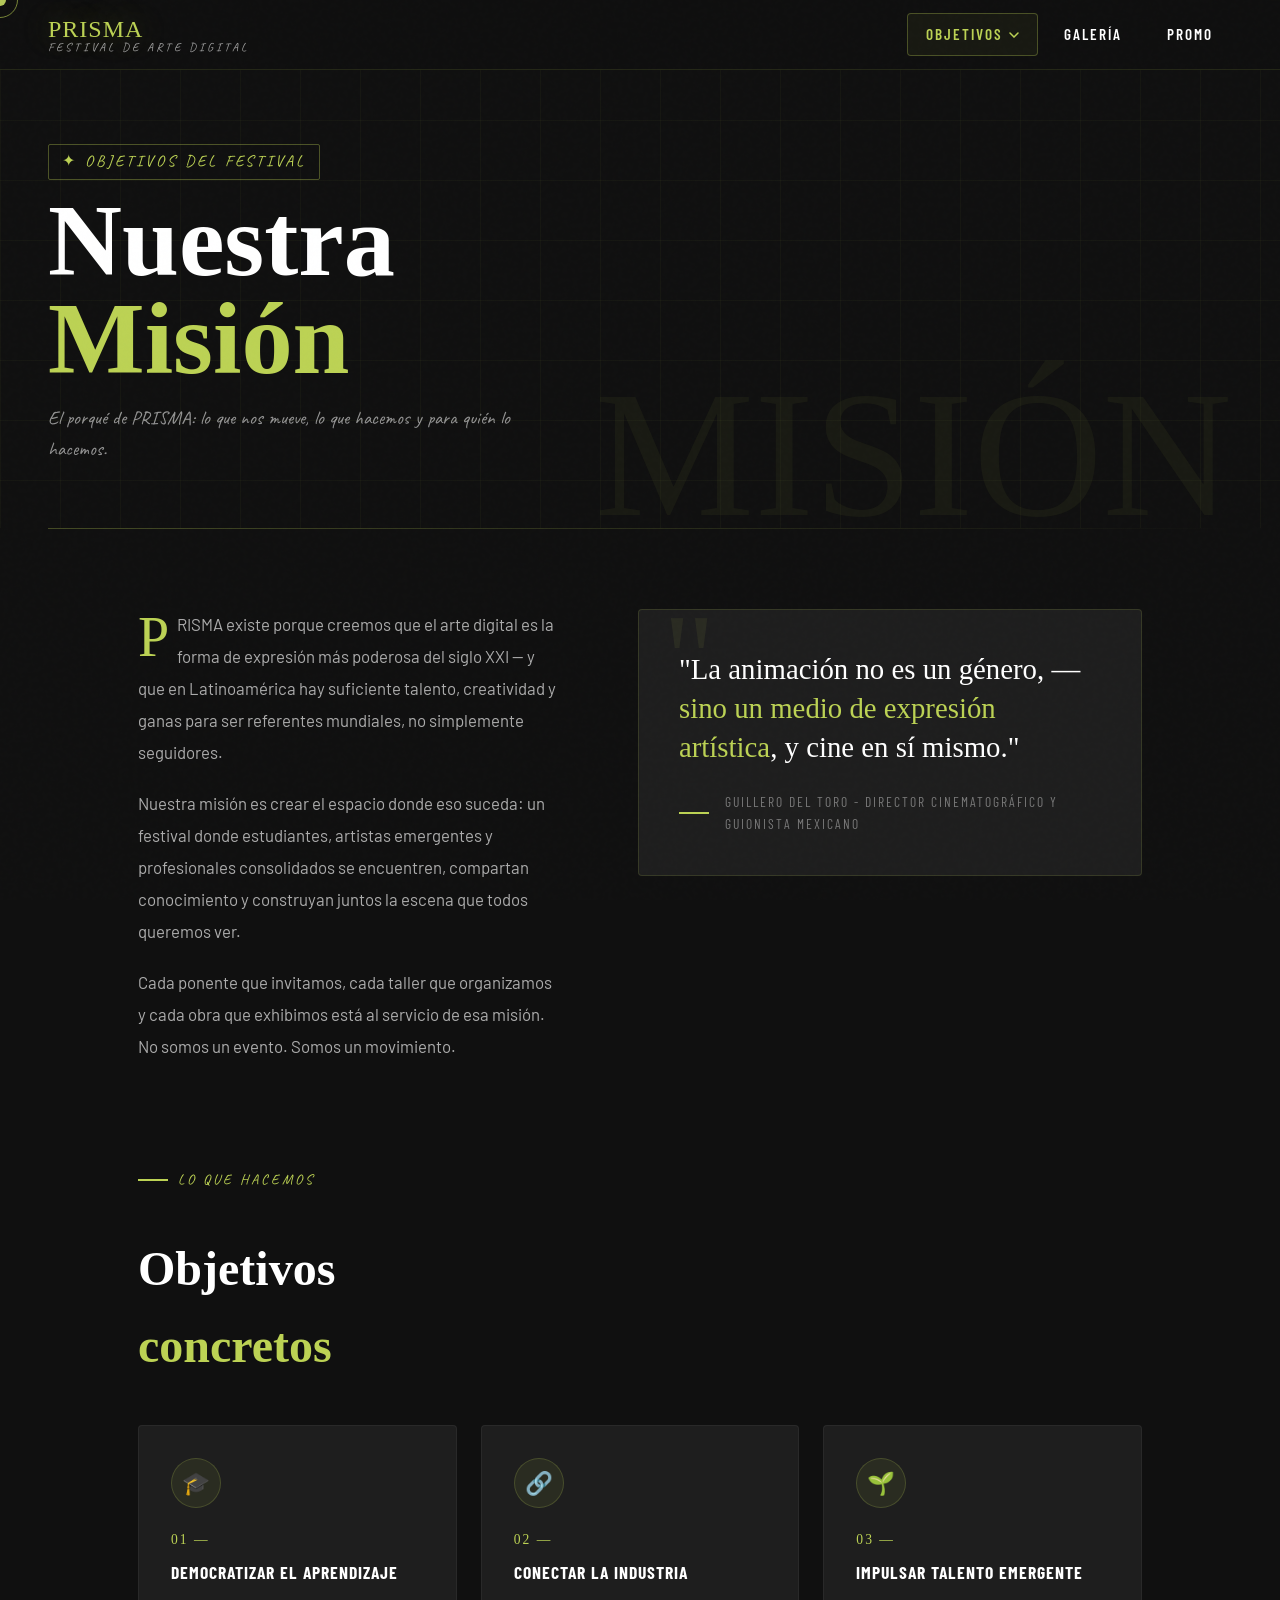
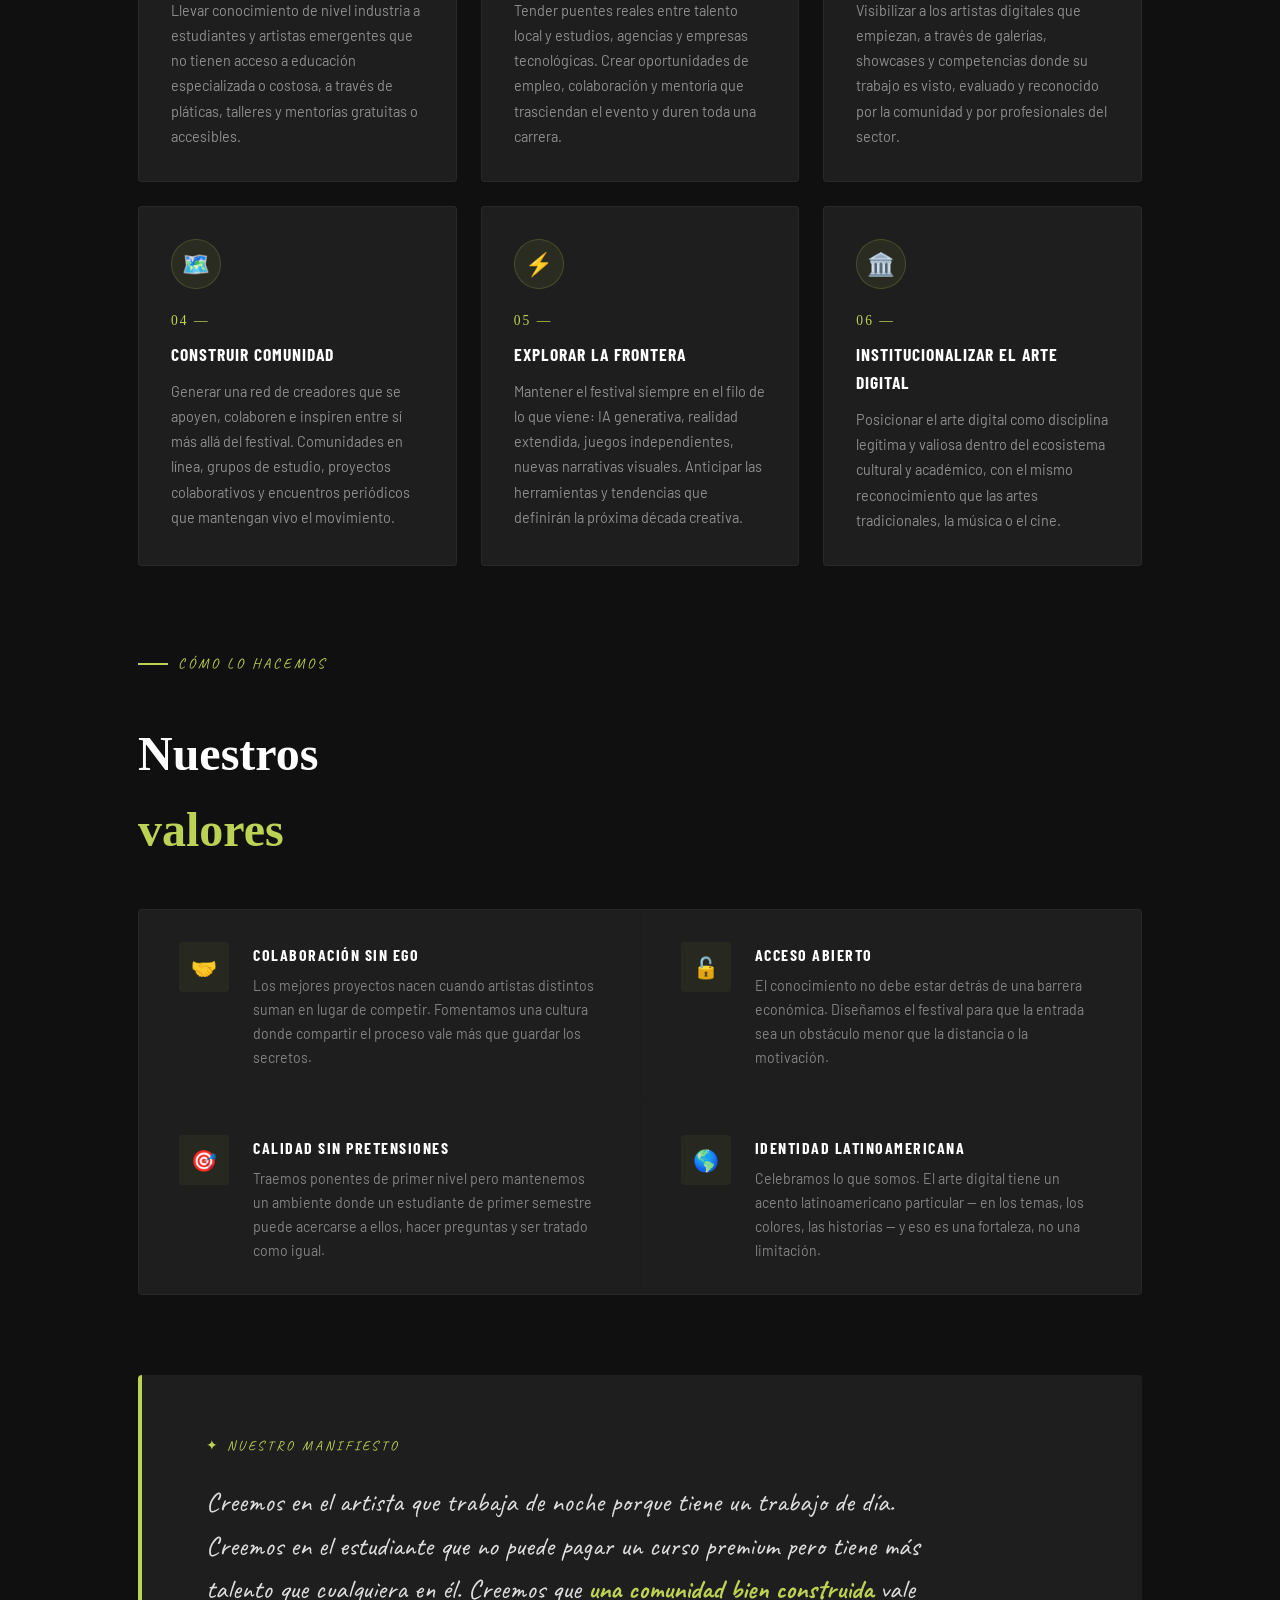
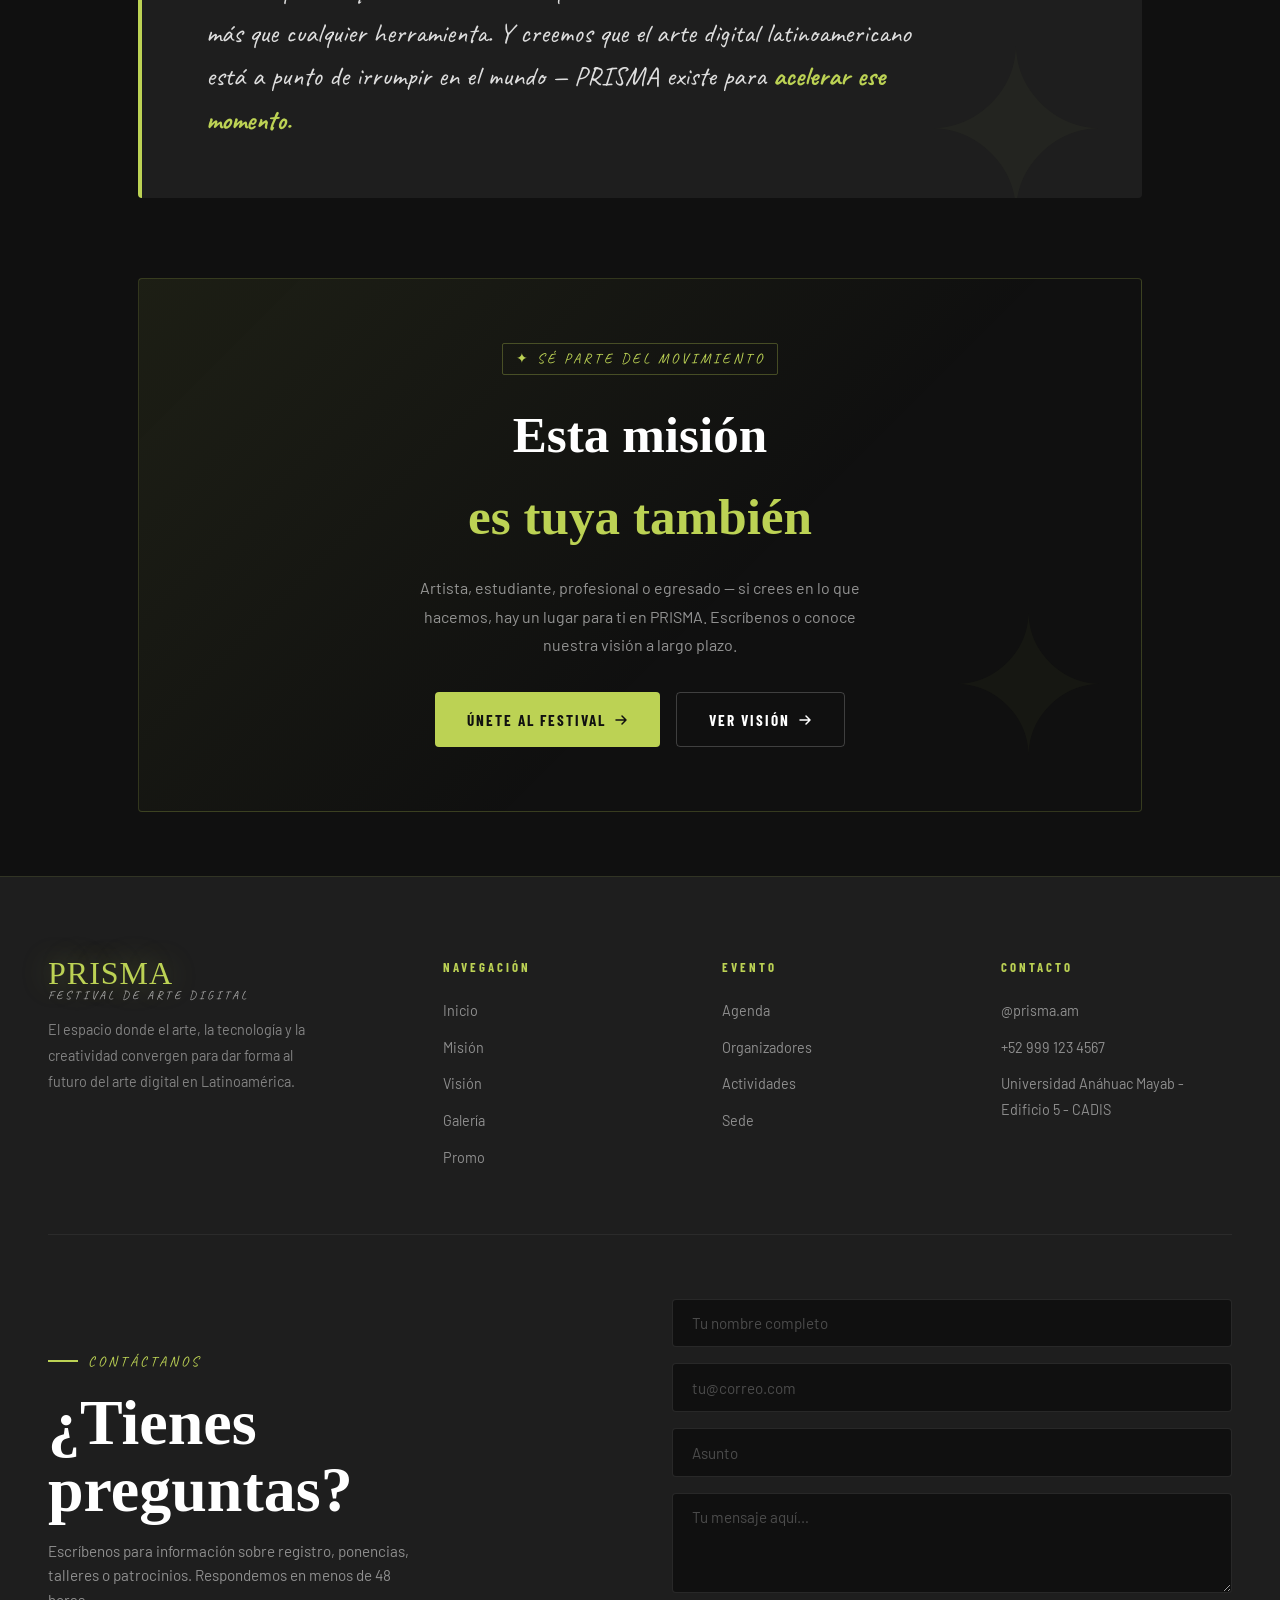
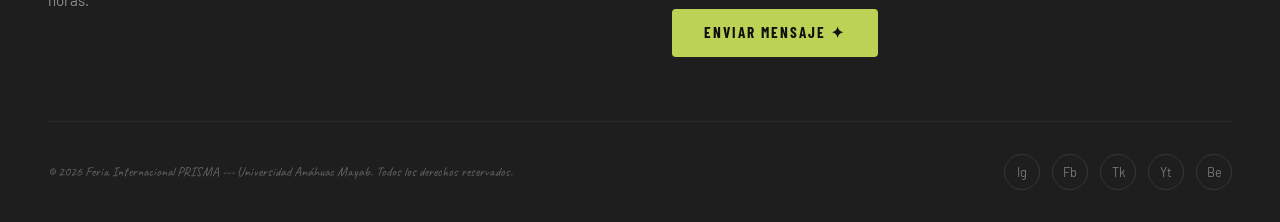
<file: Pages/mision.html>
<!doctype html>
<html lang="es">
  <head>
    <meta charset="UTF-8" />
    <meta name="viewport" content="width=device-width, initial-scale=1.0" />
    <title>Misión — PRISMA Festival</title>
    <link rel="stylesheet" href="/Styles/Style.css" />
    <link rel="stylesheet" href="/Styles/Style-mision.css" />
  </head>
  <body>
    <!-- Loader -->
    <div class="page-loader">
      <span class="loader-text">PRISMA ✦</span>
    </div>

    <!-- Cursor -->
    <div class="cursor"></div>
    <div class="cursor-ring"></div>

    <!-- ═══════════════════════════════════
       NAVBAR — no tocar
  ═══════════════════════════════════ -->
    <header class="site-header">
      <a href="/index.html" class="logo">
        PRISMA
        <span>Festival de Arte Digital</span>
      </a>

      <button class="hamburger" aria-label="Menú">
        <span></span><span></span><span></span>
      </button>

      <nav class="site-nav">
        <div class="nav-item">
          <a href="#" class="nav-link active" aria-haspopup="true">
            Objetivos
            <svg width="10" height="6" viewBox="0 0 10 6" fill="none">
              <path
                d="M1 1L5 5L9 1"
                stroke="currentColor"
                stroke-width="1.5"
                stroke-linecap="round"
              />
            </svg>
          </a>
          <div class="dropdown-menu">
            <a href="mision.html">Misión</a>
            <a href="vision.html">Visión</a>
          </div>
        </div>
        <div class="nav-item">
          <a href="galeria.html" class="nav-link">Galería</a>
        </div>
        <div class="nav-item">
          <a href="promo.html" class="nav-link">Promo</a>
        </div>
      </nav>
    </header>
    <!-- FIN NAVBAR ──────────────────── -->

    <!-- ═══════════════════════════════════
       CONTENIDO — solo esto cambia
  ═══════════════════════════════════ -->

    <!-- Banner -->
    <div class="page-banner">
      <div class="page-banner-inner">
        <span class="page-banner-tag">✦ Objetivos del Festival</span>
        <h1 class="page-banner-title">Nuestra<br /><em>Misión</em></h1>
        <p class="page-banner-desc">
          El porqué de PRISMA: lo que nos mueve, lo que hacemos y para quién lo
          hacemos.
        </p>
      </div>
    </div>

    <div class="divider-line"></div>

    <!-- Cuerpo -->
    <div class="mision-body">
      <!-- Intro + Cita -->
      <div class="mision-intro">
        <div class="mision-intro-left reveal">
          <p>
            PRISMA existe porque creemos que el arte digital es la forma de
            expresión más poderosa del siglo XXI — y que en Latinoamérica hay
            suficiente talento, creatividad y ganas para ser referentes
            mundiales, no simplemente seguidores.
          </p>
          <p>
            Nuestra misión es crear el espacio donde eso suceda: un festival
            donde estudiantes, artistas emergentes y profesionales consolidados
            se encuentren, compartan conocimiento y construyan juntos la escena
            que todos queremos ver.
          </p>
          <p>
            Cada ponente que invitamos, cada taller que organizamos y cada obra
            que exhibimos está al servicio de esa misión. No somos un evento.
            Somos un movimiento.
          </p>
        </div>

        <div class="mision-quote-card reveal reveal-delay-2">
          <blockquote>
            "La animación no es un género, —<em
              >sino un medio de expresión artística</em
            >, y cine en sí mismo."
          </blockquote>
          <div class="quote-author">
            <div class="quote-author-dot"></div>
            <span class="quote-author-name"
              >Guillero del Toro - Director cinematográfico y guionista
              mexicano</span
            >
          </div>
        </div>
      </div>

      <!-- Objetivos -->
      <div class="mision-objetivos">
        <div class="section-label-page reveal">Lo que hacemos</div>
        <h2 class="section-title-page reveal">
          Objetivos<br /><span style="color: var(--accent)">concretos</span>
        </h2>

        <div class="objetivos-grid">
          <div class="objetivo-card reveal reveal-delay-1">
            <div class="obj-icon-wrap">🎓</div>
            <div class="obj-num">01 —</div>
            <div class="obj-title">Democratizar el Aprendizaje</div>
            <p class="obj-desc">
              Llevar conocimiento de nivel industria a estudiantes y artistas
              emergentes que no tienen acceso a educación especializada o
              costosa, a través de pláticas, talleres y mentorías gratuitas o
              accesibles.
            </p>
          </div>

          <div class="objetivo-card reveal reveal-delay-2">
            <div class="obj-icon-wrap">🔗</div>
            <div class="obj-num">02 —</div>
            <div class="obj-title">Conectar la Industria</div>
            <p class="obj-desc">
              Tender puentes reales entre talento local y estudios, agencias y
              empresas tecnológicas. Crear oportunidades de empleo, colaboración
              y mentoría que trasciendan el evento y duren toda una carrera.
            </p>
          </div>

          <div class="objetivo-card reveal reveal-delay-3">
            <div class="obj-icon-wrap">🌱</div>
            <div class="obj-num">03 —</div>
            <div class="obj-title">Impulsar Talento Emergente</div>
            <p class="obj-desc">
              Visibilizar a los artistas digitales que empiezan, a través de
              galerías, showcases y competencias donde su trabajo es visto,
              evaluado y reconocido por la comunidad y por profesionales del
              sector.
            </p>
          </div>

          <div class="objetivo-card reveal reveal-delay-1">
            <div class="obj-icon-wrap">🗺️</div>
            <div class="obj-num">04 —</div>
            <div class="obj-title">Construir Comunidad</div>
            <p class="obj-desc">
              Generar una red de creadores que se apoyen, colaboren e inspiren
              entre sí más allá del festival. Comunidades en línea, grupos de
              estudio, proyectos colaborativos y encuentros periódicos que
              mantengan vivo el movimiento.
            </p>
          </div>

          <div class="objetivo-card reveal reveal-delay-2">
            <div class="obj-icon-wrap">⚡</div>
            <div class="obj-num">05 —</div>
            <div class="obj-title">Explorar la Frontera</div>
            <p class="obj-desc">
              Mantener el festival siempre en el filo de lo que viene: IA
              generativa, realidad extendida, juegos independientes, nuevas
              narrativas visuales. Anticipar las herramientas y tendencias que
              definirán la próxima década creativa.
            </p>
          </div>

          <div class="objetivo-card reveal reveal-delay-3">
            <div class="obj-icon-wrap">🏛️</div>
            <div class="obj-num">06 —</div>
            <div class="obj-title">Institucionalizar el Arte Digital</div>
            <p class="obj-desc">
              Posicionar el arte digital como disciplina legítima y valiosa
              dentro del ecosistema cultural y académico, con el mismo
              reconocimiento que las artes tradicionales, la música o el cine.
            </p>
          </div>
        </div>
      </div>

      <!-- Valores -->
      <div class="mision-valores">
        <div class="section-label-page reveal">Cómo lo hacemos</div>
        <h2 class="section-title-page reveal">
          Nuestros<br /><span style="color: var(--accent)">valores</span>
        </h2>

        <div class="valores-wrapper">
          <div class="valor-item reveal">
            <div class="valor-icon">🤝</div>
            <div class="valor-text">
              <div class="valor-name">Colaboración sin ego</div>
              <p class="valor-desc">
                Los mejores proyectos nacen cuando artistas distintos suman en
                lugar de competir. Fomentamos una cultura donde compartir el
                proceso vale más que guardar los secretos.
              </p>
            </div>
          </div>

          <div class="valor-item reveal reveal-delay-1">
            <div class="valor-icon">🔓</div>
            <div class="valor-text">
              <div class="valor-name">Acceso abierto</div>
              <p class="valor-desc">
                El conocimiento no debe estar detrás de una barrera económica.
                Diseñamos el festival para que la entrada sea un obstáculo menor
                que la distancia o la motivación.
              </p>
            </div>
          </div>

          <div class="valor-item reveal reveal-delay-2">
            <div class="valor-icon">🎯</div>
            <div class="valor-text">
              <div class="valor-name">Calidad sin pretensiones</div>
              <p class="valor-desc">
                Traemos ponentes de primer nivel pero mantenemos un ambiente
                donde un estudiante de primer semestre puede acercarse a ellos,
                hacer preguntas y ser tratado como igual.
              </p>
            </div>
          </div>

          <div class="valor-item reveal reveal-delay-3">
            <div class="valor-icon">🌎</div>
            <div class="valor-text">
              <div class="valor-name">Identidad latinoamericana</div>
              <p class="valor-desc">
                Celebramos lo que somos. El arte digital tiene un acento
                latinoamericano particular — en los temas, los colores, las
                historias — y eso es una fortaleza, no una limitación.
              </p>
            </div>
          </div>
        </div>
      </div>

      <!-- Manifiesto -->
      <div class="mision-manifiesto reveal">
        <div class="manifiesto-tag">✦ Nuestro manifiesto</div>
        <p class="manifiesto-text">
          Creemos en el artista que trabaja de noche porque tiene un trabajo de
          día. Creemos en el estudiante que no puede pagar un curso premium pero
          tiene más talento que cualquiera en él. Creemos que
          <strong>una comunidad bien construida</strong> vale más que cualquier
          herramienta. Y creemos que el arte digital latinoamericano está a
          punto de irrumpir en el mundo — PRISMA existe para
          <strong>acelerar ese momento.</strong>
        </p>
      </div>

      <!-- CTA final -->
      <div class="mision-cta-block reveal">
        <span class="vcta-tag">✦ Sé parte del movimiento</span>
        <h2 class="vcta-title">Esta misión<br /><em>es tuya también</em></h2>
        <p class="vcta-text">
          Artista, estudiante, profesional o egresado — si crees en lo que
          hacemos, hay un lugar para ti en PRISMA. Escríbenos o conoce nuestra
          visión a largo plazo.
        </p>
        <div class="vcta-btns">
          <a
            href="https://docs.google.com/forms/d/e/1FAIpQLSekTxiqfI6SwGg5IVhdyWIN4ee6A4VGLy2ja7KaJ4-vZJ9d1A/viewform"
            class="btn-primary"
          >
            Únete al festival
            <svg width="14" height="14" viewBox="0 0 14 14" fill="none">
              <path
                d="M2 7H12M12 7L8 3M12 7L8 11"
                stroke="currentColor"
                stroke-width="1.5"
                stroke-linecap="round"
                stroke-linejoin="round"
              />
            </svg>
          </a>
          <a href="vision.html" class="btn-outline">
            Ver Visión
            <svg width="14" height="14" viewBox="0 0 14 14" fill="none">
              <path
                d="M2 7H12M12 7L8 3M12 7L8 11"
                stroke="currentColor"
                stroke-width="1.5"
                stroke-linecap="round"
                stroke-linejoin="round"
              />
            </svg>
          </a>
        </div>
      </div>
    </div>
    <!-- FIN CONTENIDO ───────────────── -->

    <!-- ═══════════════════════════════════
       FOOTER — no tocar
  ═══════════════════════════════════ -->
    <footer class="site-footer" id="contacto">
      <div class="footer-top">
        <div class="footer-brand">
          <div class="logo">
            PRISMA
            <span>Festival de Arte Digital</span>
          </div>
          <p>
            El espacio donde el arte, la tecnología y la creatividad convergen
            para dar forma al futuro del arte digital en Latinoamérica.
          </p>
        </div>
        <div class="footer-col">
          <div class="footer-col-title">Navegación</div>
          <ul>
            <li><a href="/index.html">Inicio</a></li>
            <li><a href="mision.html">Misión</a></li>
            <li><a href="vision.html">Visión</a></li>
            <li><a href="galeria.html">Galería</a></li>
            <li><a href="promo.html">Promo</a></li>
          </ul>
        </div>
        <div class="footer-col">
          <div class="footer-col-title">Evento</div>
          <ul>
            <li><a href="/index.html#agenda">Agenda</a></li>
            <li><a href="/index.html#organizadores">Organizadores</a></li>
            <li><a href="/index.html#destacados">Actividades</a></li>
            <li><a href="/index.html#universidad">Sede</a></li>
          </ul>
        </div>
        <div class="footer-col">
          <div class="footer-col-title">Contacto</div>
          <ul>
            <li><a href="mailto:hola@PRISMA.mx">@prisma.am</a></li>
            <li><a href="tel:+529991234567">+52 999 123 4567</a></li>
            <li>
              <a href="#">Universidad Anáhuac Mayab - Edificio 5 - CADIS</a>
            </li>
          </ul>
        </div>
      </div>

      <div class="contact-section">
        <div class="contact-left">
          <div class="section-label">Contáctanos</div>
          <h2 class="section-title">¿Tienes<br />preguntas?</h2>
          <p>
            Escríbenos para información sobre registro, ponencias, talleres o
            patrocinios. Respondemos en menos de 48 horas.
          </p>
        </div>
        <div class="contact-right">
          <form class="contact-form">
            <input
              type="text"
              name="nombre"
              placeholder="Tu nombre completo"
              required
            />
            <input
              type="email"
              name="email"
              placeholder="tu@correo.com"
              required
            />
            <input type="text" name="asunto" placeholder="Asunto" />
            <textarea
              name="mensaje"
              placeholder="Tu mensaje aquí…"
              required
            ></textarea>
            <button type="submit" class="btn-submit">Enviar Mensaje ✦</button>
          </form>
        </div>
      </div>

      <div class="footer-bottom">
        <p>
          © 2026 Feria Internacional PRISMA --- Universidad Anáhuac Mayab. Todos
          los derechos reservados.
        </p>
        <div class="footer-social">
          <a href="#" title="Instagram">Ig</a>
          <a href="#" title="Facebook">Fb</a>
          <a href="#" title="TikTok">Tk</a>
          <a href="#" title="YouTube">Yt</a>
          <a href="#" title="Behance">Be</a>
        </div>
      </div>
    </footer>
    <!-- FIN FOOTER ──────────────────── -->

    <script src="/main.js"></script>

    <!-- JS específico de esta página — Misión no necesita lógica
       compleja, el scroll reveal ya lo maneja main.js          -->
    <script>
      document.addEventListener("DOMContentLoaded", () => {
        /* Hover en tarjetas de objetivo: rotar emoji del ícono */
        document.querySelectorAll(".objetivo-card").forEach((card) => {
          const icon = card.querySelector(".obj-icon-wrap");
          card.addEventListener("mouseenter", () => {
            icon.style.transition =
              "transform 0.4s cubic-bezier(0.34,1.56,0.64,1)";
            icon.style.transform = "scale(1.2) rotate(-8deg)";
          });
          card.addEventListener("mouseleave", () => {
            icon.style.transform = "scale(1) rotate(0deg)";
          });
        });
      });
    </script>
  </body>
</html>
</file>
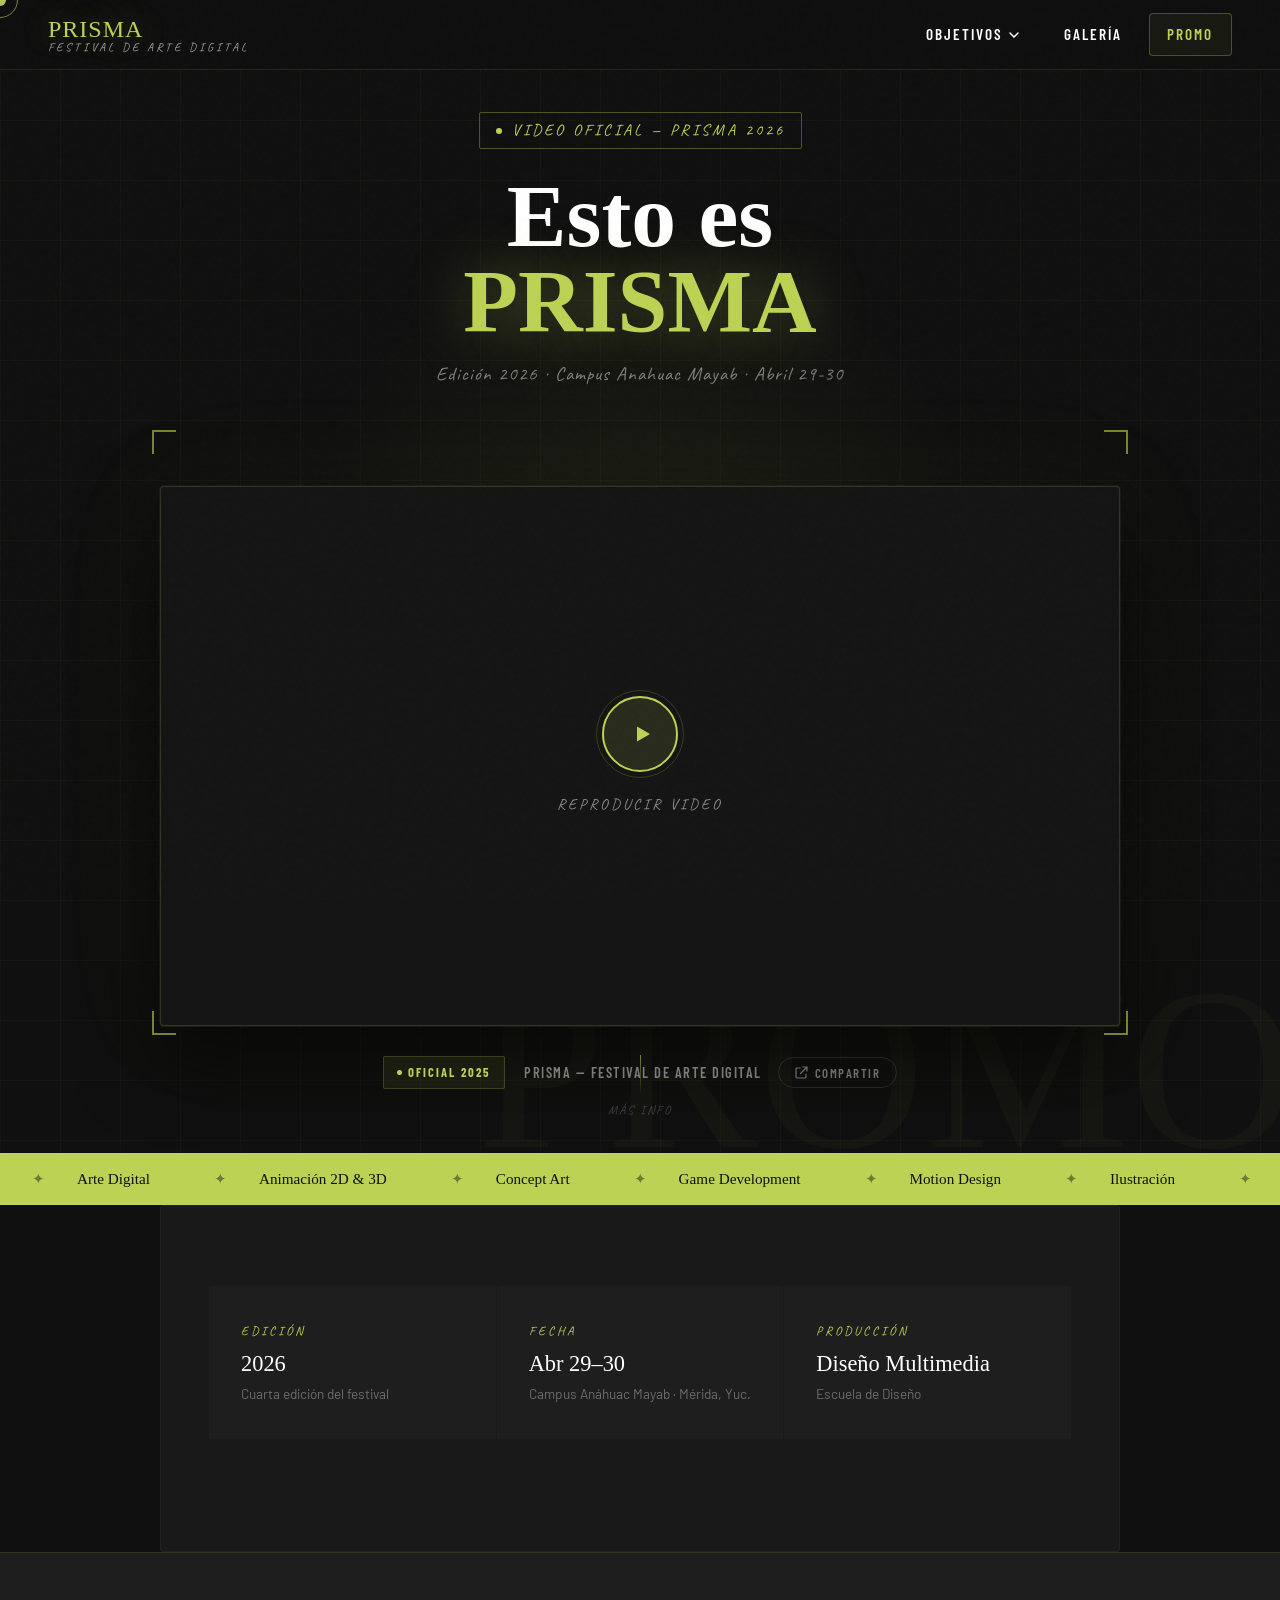
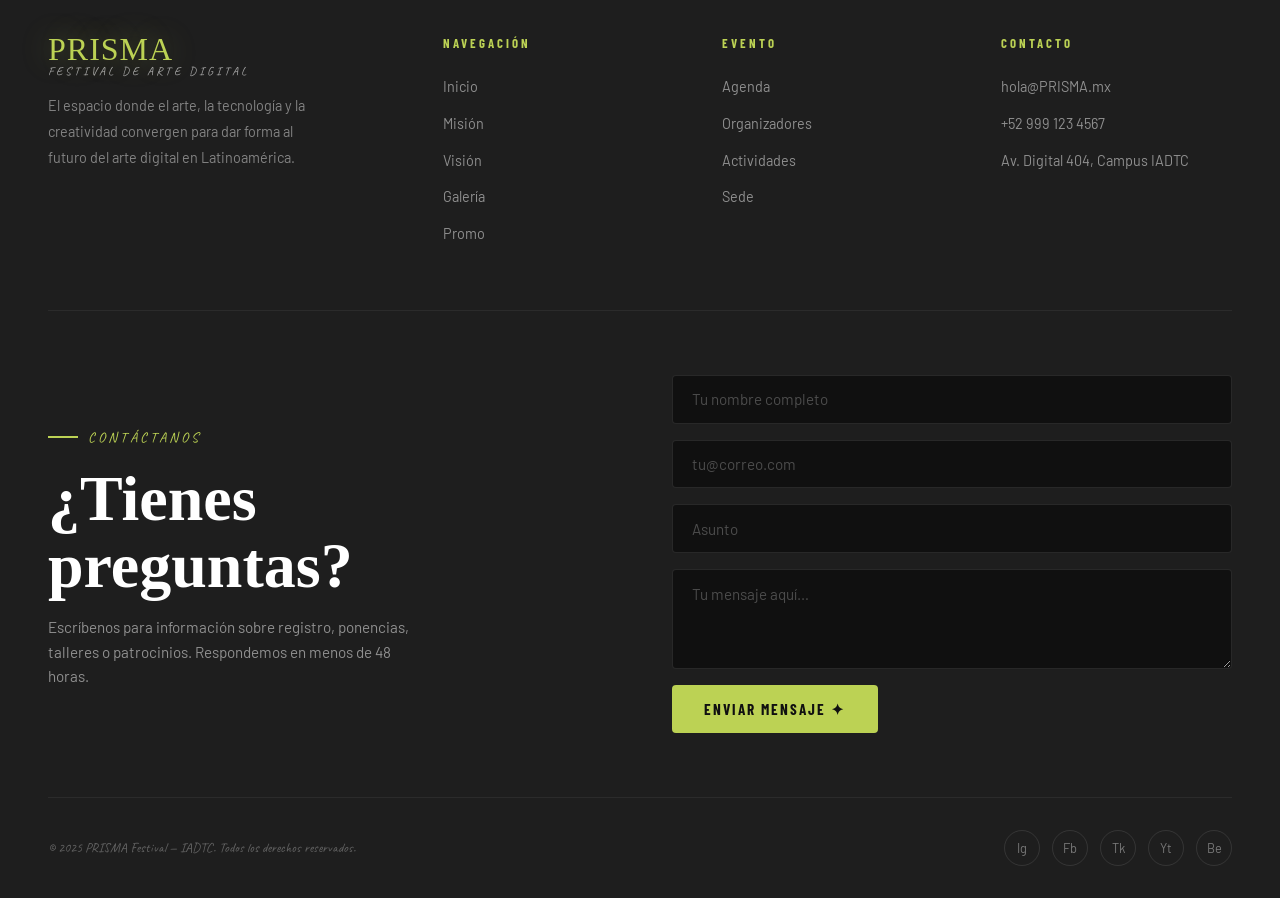
<file: Pages/promo.html>
<!DOCTYPE html>
<html lang="es">
<head>
  <meta charset="UTF-8" />
  <meta name="viewport" content="width=device-width, initial-scale=1.0" />
  <title>Promo — PRISMA Festival</title>
  <link rel="stylesheet" href="/Styles/Style.css" />
  <link rel="stylesheet" href="/Styles/Style-promo.css" />
</head>
<body>

  <!-- Loader -->
  <div class="page-loader">
    <span class="loader-text">PRISMA ✦</span>
  </div>

  <!-- Cursor -->
  <div class="cursor"></div>
  <div class="cursor-ring"></div>

  <!-- ═══════════════════════════════════
       NAVBAR — no tocar
  ═══════════════════════════════════ -->
  <header class="site-header">
    <a href="/index.html" class="logo">
      PRISMA
      <span>Festival de Arte Digital</span>
    </a>
    <button class="hamburger" aria-label="Menú">
      <span></span><span></span><span></span>
    </button>
    <nav class="site-nav">
      <div class="nav-item">
        <a href="#" class="nav-link" aria-haspopup="true">
          Objetivos
          <svg width="10" height="6" viewBox="0 0 10 6" fill="none">
            <path d="M1 1L5 5L9 1" stroke="currentColor" stroke-width="1.5" stroke-linecap="round"/>
          </svg>
        </a>
        <div class="dropdown-menu">
          <a href="mision.html">Misión</a>
          <a href="vision.html">Visión</a>
        </div>
      </div>
      <div class="nav-item">
        <a href="galeria.html" class="nav-link">Galería</a>
      </div>
      <div class="nav-item">
        <a href="promo.html" class="nav-link active">Promo</a>
      </div>
    </nav>
  </header>
  <!-- FIN NAVBAR ──────────────────── -->


  <!-- ═══════════════════════════════════════════════════════
       HERO PROMO
  ═══════════════════════════════════════════════════════ -->
  <section class="promo-hero">

    <div class="promo-glow"></div>

    <!-- Encabezado -->
    <div class="promo-top reveal">
      <div class="promo-tag">
        <span class="promo-tag-dot"></span>
        Video Oficial — PRISMA 2026
      </div>
      <h1 class="promo-title">
        Esto es<br><em>PRISMA</em>
      </h1>
      <p class="promo-subtitle">Edición 2026 · Campus Anahuac Mayab · Abril 29-30</p>
    </div>

    <!-- ══════════════════════════════════════════════════════
         BLOQUE DEL VIDEO
         ──────────────────────────────────────────────────────
         OPCIÓN A — VIDEO LOCAL (archivo en tu computadora)
         ──────────────────────────────────────────────────────
         1. Pon tu video en  /video/promo.mp4  (o la ruta que quieras)
         2. Descomenta el bloque "OPCIÓN A" de abajo
         3. Comenta o borra el bloque "OPCIÓN B" (YouTube)

         OPCIÓN B — YOUTUBE (embed)
         ──────────────────────────────────────────────────────
         1. Abre tu video en YouTube
         2. Clic en Compartir → Insertar
         3. Copia solo el ID del link: https://youtu.be/ [ESTE_ID]
         4. Pégalo en el src del <iframe> donde dice TU_VIDEO_ID

         OPCIÓN C — VIMEO (embed)
         ──────────────────────────────────────────────────────
         Mismo proceso que YouTube pero el src es:
         https://player.vimeo.com/video/TU_VIDEO_ID?autoplay=1
    ══════════════════════════════════════════════════════ -->
    <div class="video-outer reveal reveal-delay-1">

      <!-- Esquinas decorativas del marco -->
      <div class="video-frame-corner tl"></div>
      <div class="video-frame-corner tr"></div>
      <div class="video-frame-corner bl"></div>
      <div class="video-frame-corner br"></div>

      <div class="video-wrapper" id="videoWrapper">

        <!-- ──────────────────────────────────────────────
             OPCIÓN A — VIDEO LOCAL
             Descomenta este bloque cuando tengas el archivo
        ────────────────────────────────────────────────── -->

        <video
          class="promo-video"
          id="promoVideo"
          preload="metadata"
          playsinline
        >
          <source src="/Images/PromoVideo.mp4"  type="video/mp4" />
          Tu navegador no soporta la etiqueta video.
        </video>

        <div class="video-overlay" id="videoOverlay">
          <button class="play-btn" id="playBtn" aria-label="Reproducir video">
            <svg width="26" height="26" viewBox="0 0 26 26" fill="currentColor" xmlns="http://www.w3.org/2000/svg">
              <path d="M8 5.5L21 13L8 20.5V5.5Z"/>
            </svg>
          </button>
          <span class="video-overlay-label">Reproducir Video</span>
        </div>

      </div><!-- /video-wrapper -->

      <!-- Barra de progreso (solo para video local, Opción A) -->
      <div class="video-progress-bar">
        <div class="video-progress-fill" id="progressFill"></div>
      </div>

    </div><!-- /video-outer -->

    <!-- Meta info bajo el video -->
    <div class="video-meta reveal reveal-delay-2">
      <div class="video-meta-left">
        <span class="vmeta-badge">
          <span class="vmeta-badge-dot"></span>
          Oficial 2025
        </span>
        <span class="vmeta-title">PRISMA — Festival de Arte Digital</span>
      </div>
      <div class="video-meta-right">
        <button class="vmeta-share" onclick="navigator.clipboard.writeText(window.location.href).then(()=>this.textContent='¡Copiado!')" aria-label="Copiar enlace">
          <svg width="13" height="13" viewBox="0 0 13 13" fill="none" xmlns="http://www.w3.org/2000/svg">
            <path d="M5 2H2C1.44772 2 1 2.44772 1 3V11C1 11.5523 1.44772 12 2 12H10C10.5523 12 11 11.5523 11 11V8M8 1H12M12 1V5M12 1L5.5 7.5" stroke="currentColor" stroke-width="1.2" stroke-linecap="round" stroke-linejoin="round"/>
          </svg>
          Compartir
        </button>
      </div>
    </div>

    <!-- Scroll hint -->
    <div class="promo-scroll-hint">
      <div class="scroll-line"></div>
      <span>Más info</span>
    </div>

  </section>


  <!-- ═══════════════════════════════════
       STRIP MARQUEE
  ═══════════════════════════════════ -->
  <div class="promo-strip">
    <div class="promo-strip-inner">
      <span>Arte Digital</span>
      <span>Animación 2D & 3D</span>
      <span>Concept Art</span>
      <span>Game Development</span>
      <span>Motion Design</span>
      <span>Ilustración</span>
      <span>VFX & Efectos</span>
    </div>
  </div>


  <!-- ═══════════════════════════════════
       INFO / CRÉDITOS
  ═══════════════════════════════════ -->
  <div class="promo-info reveal">

    <div class="info-block">
      <div class="info-label">Edición</div>
      <div class="info-value">2026</div>
      <div class="info-sub">Cuarta edición del festival</div>
    </div>

    <div class="info-block">
      <div class="info-label">Fecha</div>
      <div class="info-value">Abr 29–30</div>
      <div class="info-sub">Campus Anáhuac Mayab · Mérida, Yuc.</div>
    </div>

    <div class="info-block">
      <div class="info-label">Producción</div>
      <div class="info-value">Diseño Multimedia</div>
      <div class="info-sub">Escuela de Diseño</div>
    </div>

  </div>


  <!-- ═══════════════════════════════════
       FOOTER — no tocar
  ═══════════════════════════════════ -->
  <footer class="site-footer" id="contacto">
    <div class="footer-top">
      <div class="footer-brand">
        <div class="logo">
          PRISMA
          <span>Festival de Arte Digital</span>
        </div>
        <p>El espacio donde el arte, la tecnología y la creatividad convergen para dar forma al futuro del arte digital en Latinoamérica.</p>
      </div>
      <div class="footer-col">
        <div class="footer-col-title">Navegación</div>
        <ul>
          <li><a href="index.html">Inicio</a></li>
          <li><a href="mision.html">Misión</a></li>
          <li><a href="vision.html">Visión</a></li>
          <li><a href="galeria.html">Galería</a></li>
          <li><a href="promo.html">Promo</a></li>
        </ul>
      </div>
      <div class="footer-col">
        <div class="footer-col-title">Evento</div>
        <ul>
          <li><a href="index.html#agenda">Agenda</a></li>
          <li><a href="index.html#organizadores">Organizadores</a></li>
          <li><a href="index.html#destacados">Actividades</a></li>
          <li><a href="index.html#universidad">Sede</a></li>
        </ul>
      </div>
      <div class="footer-col">
        <div class="footer-col-title">Contacto</div>
        <ul>
          <li><a href="mailto:hola@PRISMA.mx">hola@PRISMA.mx</a></li>
          <li><a href="tel:+529991234567">+52 999 123 4567</a></li>
          <li><a href="#">Av. Digital 404, Campus IADTC</a></li>
        </ul>
      </div>
    </div>

    <div class="contact-section">
      <div class="contact-left">
        <div class="section-label">Contáctanos</div>
        <h2 class="section-title">¿Tienes<br>preguntas?</h2>
        <p>Escríbenos para información sobre registro, ponencias, talleres o patrocinios. Respondemos en menos de 48 horas.</p>
      </div>
      <div class="contact-right">
        <form class="contact-form">
          <input type="text"  name="nombre"  placeholder="Tu nombre completo" required />
          <input type="email" name="email"   placeholder="tu@correo.com"      required />
          <input type="text"  name="asunto"  placeholder="Asunto" />
          <textarea name="mensaje" placeholder="Tu mensaje aquí…" required></textarea>
          <button type="submit" class="btn-submit">Enviar Mensaje ✦</button>
        </form>
      </div>
    </div>

    <div class="footer-bottom">
      <p>© 2025 PRISMA Festival — IADTC. Todos los derechos reservados.</p>
      <div class="footer-social">
        <a href="#" title="Instagram">Ig</a>
        <a href="#" title="Facebook">Fb</a>
        <a href="#" title="TikTok">Tk</a>
        <a href="#" title="YouTube">Yt</a>
        <a href="#" title="Behance">Be</a>
      </div>
    </div>
  </footer>


  <script src="/main.js"></script>

  <!-- ═══════════════════════════════════
       JS — solo para video local (Opción A)
       Si usas YouTube o Vimeo puedes borrar
       todo este bloque <script>
  ═══════════════════════════════════ -->
  <script>
    document.addEventListener('DOMContentLoaded', () => {

      const video        = document.getElementById('promoVideo');
      const overlay      = document.getElementById('videoOverlay');
      const playBtn      = document.getElementById('playBtn');
      const progressFill = document.getElementById('progressFill');
      const iframe       = document.getElementById('promoIframe');

      /* Si hay iframe (YouTube/Vimeo) ocultamos el overlay
         porque el player nativo ya tiene su propio botón play */
      if (iframe) {
        overlay.classList.add('hidden');
        return; // el resto del JS es solo para <video>
      }

      if (!video) return;

      /* ── Play / Pause con el overlay ── */
      const togglePlay = () => {
        if (video.paused) {
          video.play();
          overlay.classList.add('hidden');
        } else {
          video.pause();
          overlay.classList.remove('hidden');
        }
      };

      playBtn.addEventListener('click', togglePlay);
      video.addEventListener('click',  togglePlay);

      /* Muestra overlay si el video termina */
      video.addEventListener('ended', () => {
        overlay.classList.remove('hidden');
        progressFill.style.width = '0%';
      });

      /* ── Barra de progreso ── */
      video.addEventListener('timeupdate', () => {
        if (!video.duration) return;
        const pct = (video.currentTime / video.duration) * 100;
        progressFill.style.width = pct + '%';
      });

      /* ── Marquee strip — duplicar para loop ── */
      const strip = document.querySelector('.promo-strip-inner');
      if (strip) strip.innerHTML += strip.innerHTML;

    });
  </script>

</body>
</html>
</file>
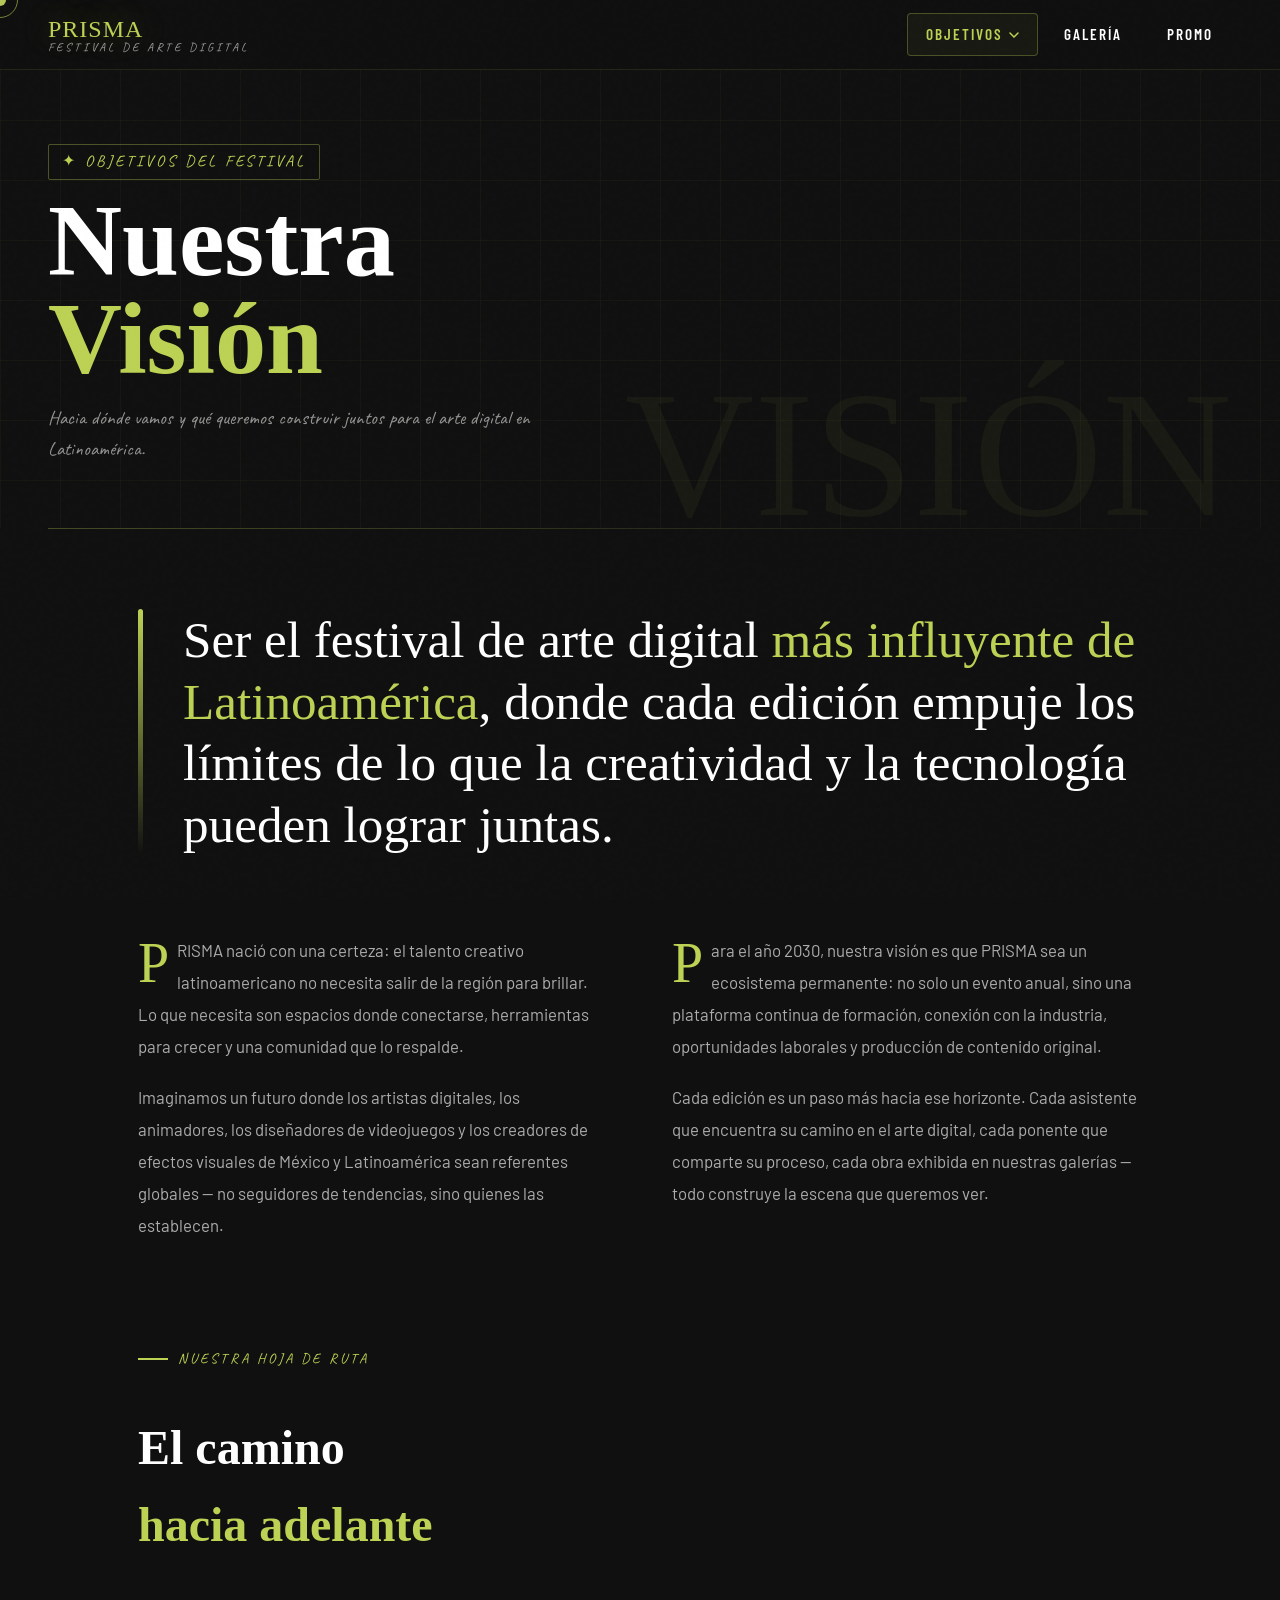
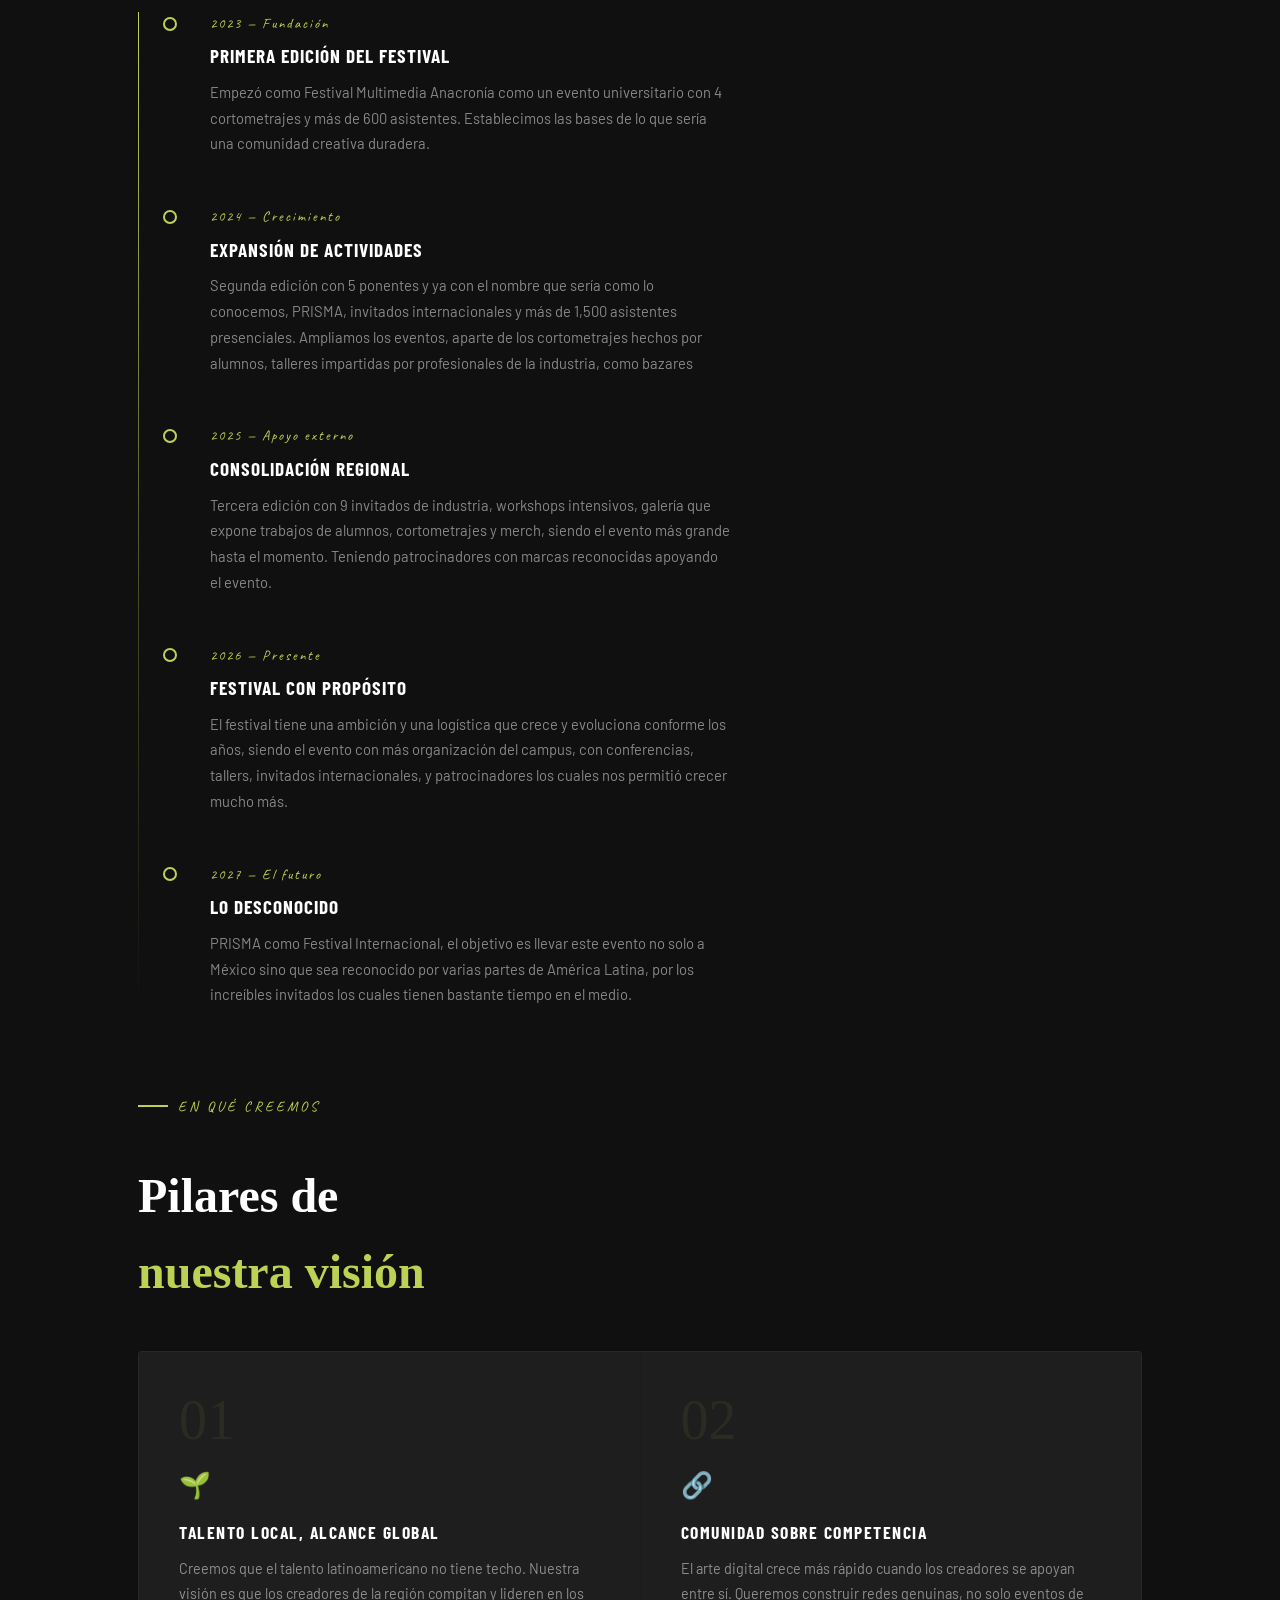
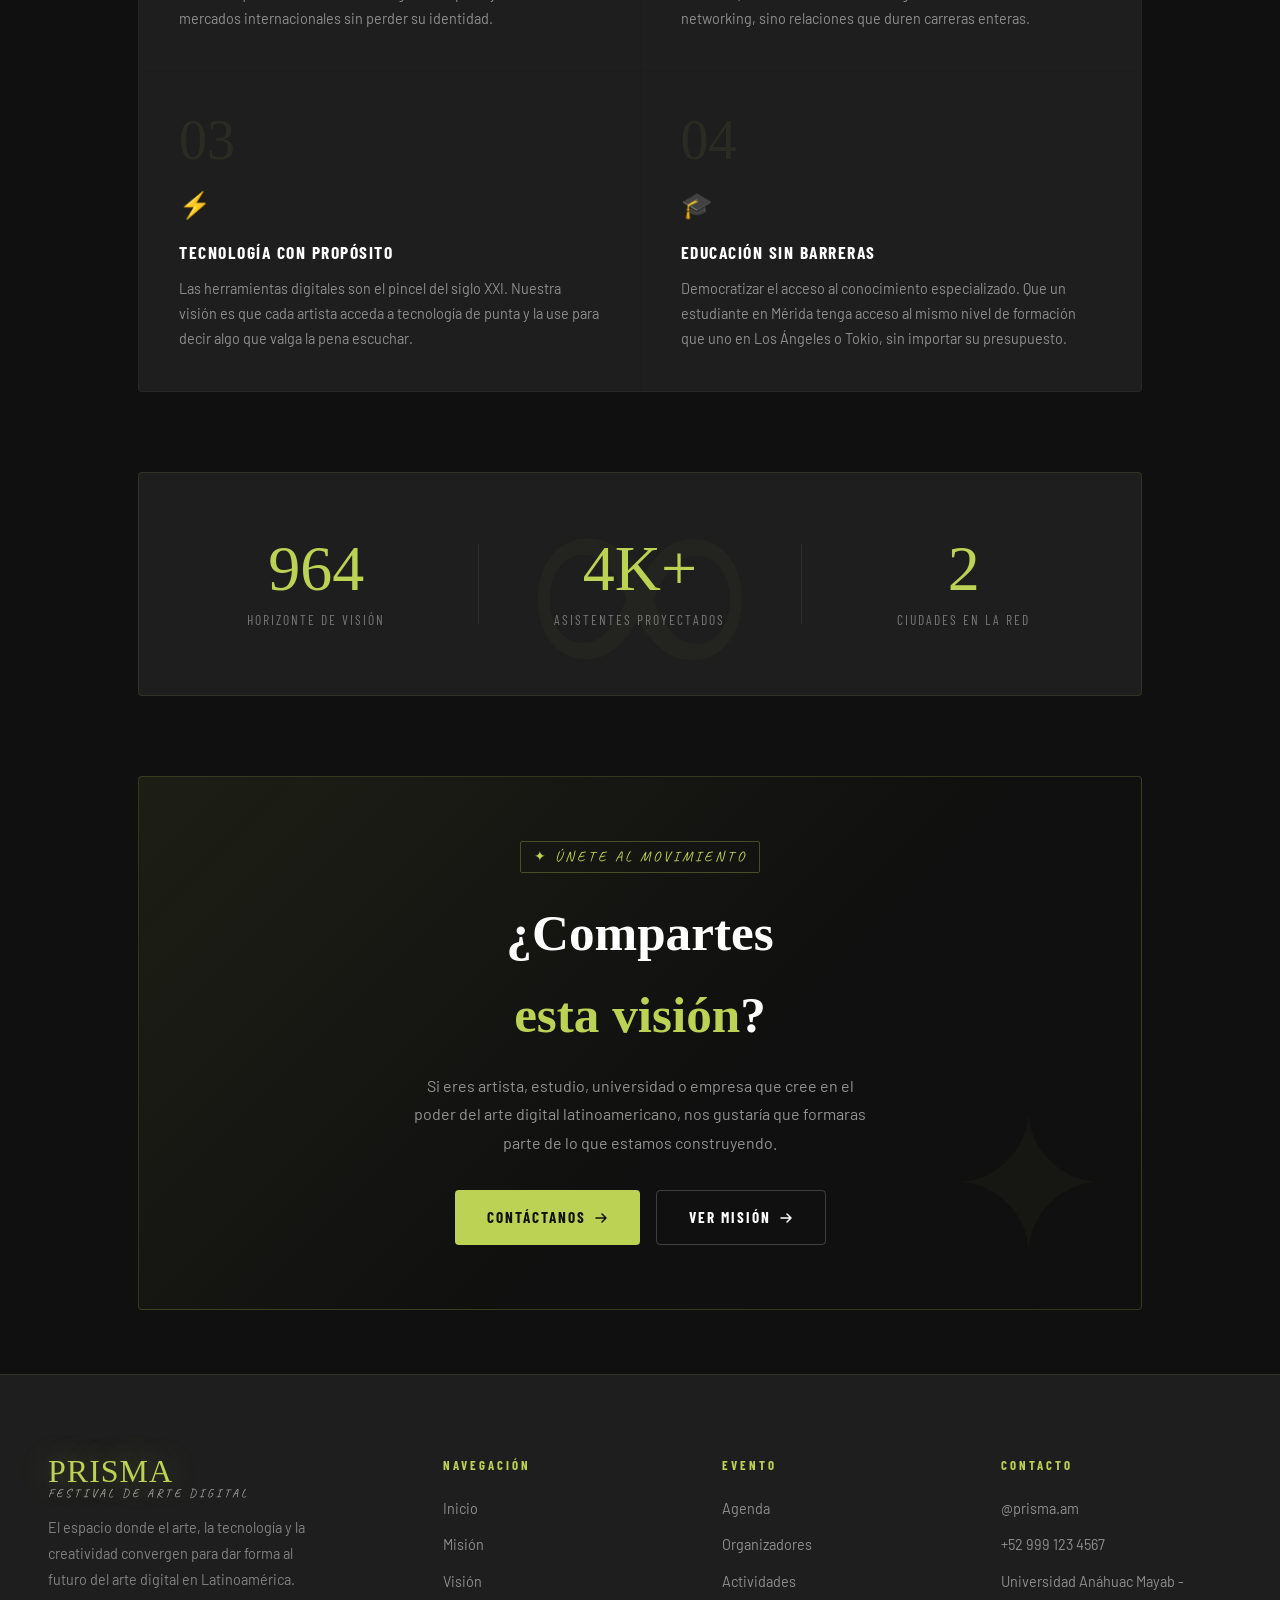
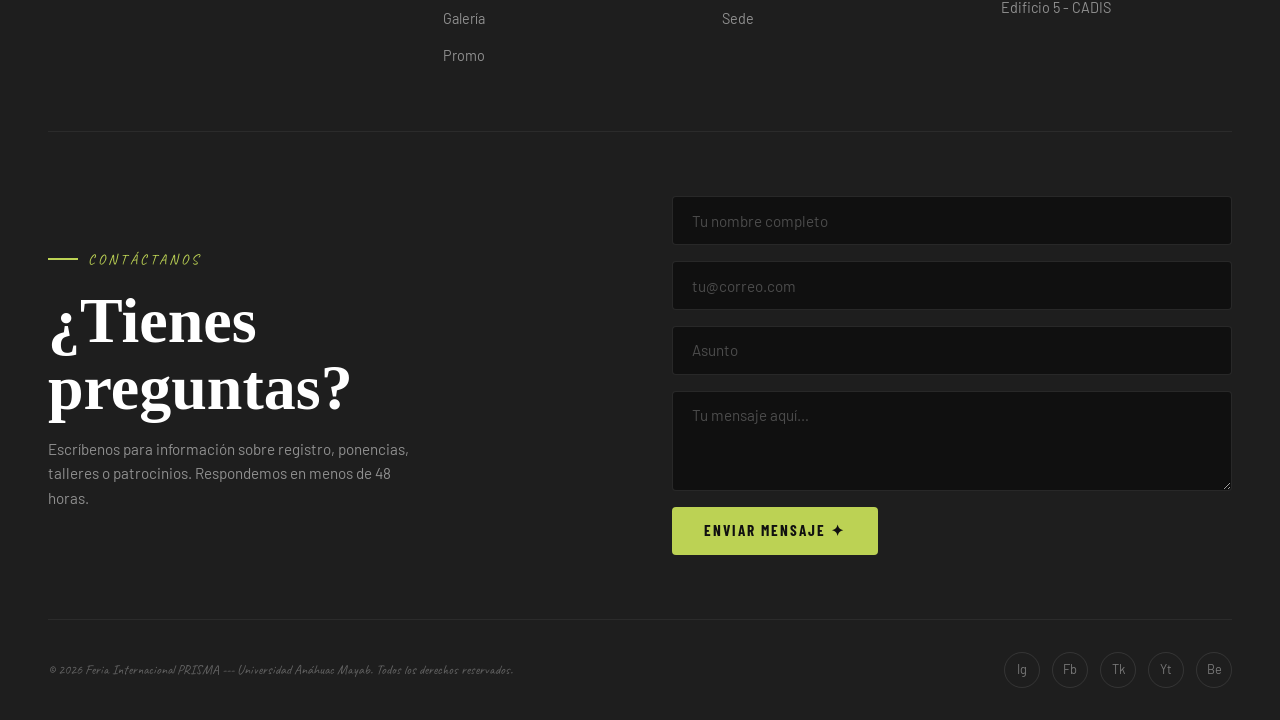
<file: Pages/vision.html>
<!doctype html>
<html lang="es">
  <head>
    <meta charset="UTF-8" />
    <meta name="viewport" content="width=device-width, initial-scale=1.0" />
    <title>Visión — PRISMA Festival</title>
    <link rel="stylesheet" href="/Styles/Style-vision.css" />
    <link rel="stylesheet" href="/Styles/Style.css" />
  </head>
  <body>
    <!-- Loader -->
    <div class="page-loader">
      <span class="loader-text">PRISMA ✦</span>
    </div>

    <!-- Cursor -->
    <div class="cursor"></div>
    <div class="cursor-ring"></div>

    <!-- ═══════════════════════════════════
       NAVBAR — no tocar
  ═══════════════════════════════════ -->
    <header class="site-header">
      <a href="/index.html" class="logo">
        PRISMA
        <span>Festival de Arte Digital</span>
      </a>

      <button class="hamburger" aria-label="Menú">
        <span></span><span></span><span></span>
      </button>

      <nav class="site-nav">
        <div class="nav-item">
          <a href="#" class="nav-link active" aria-haspopup="true">
            Objetivos
            <svg width="10" height="6" viewBox="0 0 10 6" fill="none">
              <path
                d="M1 1L5 5L9 1"
                stroke="currentColor"
                stroke-width="1.5"
                stroke-linecap="round"
              />
            </svg>
          </a>
          <div class="dropdown-menu">
            <a href="mision.html">Misión</a>
            <a href="vision.html">Visión</a>
          </div>
        </div>
        <div class="nav-item">
          <a href="galeria.html" class="nav-link">Galería</a>
        </div>
        <div class="nav-item">
          <a href="promo.html" class="nav-link">Promo</a>
        </div>
      </nav>
    </header>
    <!-- FIN NAVBAR ──────────────────── -->

    <!-- ═══════════════════════════════════
       CONTENIDO — solo esto cambia
  ═══════════════════════════════════ -->

    <!-- Banner -->
    <div class="page-banner">
      <div class="page-banner-inner">
        <span class="page-banner-tag">✦ Objetivos del Festival</span>
        <h1 class="page-banner-title">Nuestra<br /><em>Visión</em></h1>
        <p class="page-banner-desc">
          Hacia dónde vamos y qué queremos construir juntos para el arte digital
          en Latinoamérica.
        </p>
      </div>
    </div>

    <div class="divider-line"></div>

    <!-- Cuerpo -->
    <div class="vision-body">
      <!-- Frase grande -->
      <div class="vision-statement reveal">
        <div class="vision-statement-bar"></div>
        <p class="vision-statement-text">
          Ser el festival de arte digital
          <em>más influyente de Latinoamérica</em>, donde cada edición empuje
          los límites de lo que la creatividad y la tecnología pueden lograr
          juntas.
        </p>
      </div>

      <!-- Dos columnas de texto -->
      <div class="vision-cols">
        <div class="reveal">
          <p>
            PRISMA nació con una certeza: el talento creativo latinoamericano no
            necesita salir de la región para brillar. Lo que necesita son
            espacios donde conectarse, herramientas para crecer y una comunidad
            que lo respalde.
          </p>
          <p>
            Imaginamos un futuro donde los artistas digitales, los animadores,
            los diseñadores de videojuegos y los creadores de efectos visuales
            de México y Latinoamérica sean referentes globales — no seguidores
            de tendencias, sino quienes las establecen.
          </p>
        </div>
        <div class="reveal reveal-delay-2">
          <p>
            Para el año 2030, nuestra visión es que PRISMA sea un ecosistema
            permanente: no solo un evento anual, sino una plataforma continua de
            formación, conexión con la industria, oportunidades laborales y
            producción de contenido original.
          </p>
          <p>
            Cada edición es un paso más hacia ese horizonte. Cada asistente que
            encuentra su camino en el arte digital, cada ponente que comparte su
            proceso, cada obra exhibida en nuestras galerías — todo construye la
            escena que queremos ver.
          </p>
        </div>
      </div>

      <!-- Horizonte / Timeline -->
      <div class="vision-horizon">
        <div class="horizon-label reveal">Nuestra hoja de ruta</div>
        <h2 class="horizon-title reveal">
          El camino<br /><span style="color: var(--accent)"
            >hacia adelante</span
          >
        </h2>

        <div class="timeline">
          <div class="timeline-item">
            <div class="timeline-node"></div>
            <div class="timeline-year">2023 — Fundación</div>
            <div class="timeline-heading">Primera edición del festival</div>
            <p class="timeline-desc">
              Empezó como Festival Multimedia Anacronía como un evento
              universitario con 4 cortometrajes y más de 600 asistentes.
              Establecimos las bases de lo que sería una comunidad creativa
              duradera.
            </p>
          </div>

          <div class="timeline-item">
            <div class="timeline-node"></div>
            <div class="timeline-year">2024 — Crecimiento</div>
            <div class="timeline-heading">Expansión de actividades</div>
            <p class="timeline-desc">
              Segunda edición con 5 ponentes y ya con el nombre que sería como
              lo conocemos, PRISMA, invitados internacionales y más de 1,500
              asistentes presenciales. Ampliamos los eventos, aparte de los
              cortometrajes hechos por alumnos, talleres impartidas por
              profesionales de la industria, como bazares
            </p>
          </div>

          <div class="timeline-item">
            <div class="timeline-node"></div>
            <div class="timeline-year">2025 — Apoyo externo</div>
            <div class="timeline-heading">Consolidación regional</div>
            <p class="timeline-desc">
              Tercera edición con 9 invitados de industria, workshops
              intensivos, galería que expone trabajos de alumnos, cortometrajes
              y merch, siendo el evento más grande hasta el momento. Teniendo
              patrocinadores con marcas reconocidas apoyando el evento.
            </p>
          </div>

          <div class="timeline-item">
            <div class="timeline-node"></div>
            <div class="timeline-year">2026 — Presente</div>
            <div class="timeline-heading">Festival con propósito</div>
            <p class="timeline-desc">
              El festival tiene una ambición y una logística que crece y
              evoluciona conforme los años, siendo el evento con más
              organización del campus, con conferencias, tallers, invitados
              internacionales, y patrocinadores los cuales nos permitió crecer
              mucho más.
            </p>
          </div>

          <div class="timeline-item">
            <div class="timeline-node"></div>
            <div class="timeline-year">2027 — El futuro</div>
            <div class="timeline-heading">Lo desconocido</div>
            <p class="timeline-desc">
              PRISMA como Festival Internacional, el objetivo es llevar este
              evento no solo a México sino que sea reconocido por varias partes
              de América Latina, por los increíbles invitados los cuales tienen
              bastante tiempo en el medio.
            </p>
          </div>
        </div>
      </div>

      <!-- Pilares -->
      <div class="vision-pillars">
        <div class="pillars-header">
          <div class="horizon-label reveal">En qué creemos</div>
          <h2 class="horizon-title reveal">
            Pilares de<br /><span style="color: var(--accent)"
              >nuestra visión</span
            >
          </h2>
        </div>

        <div class="pillars-grid">
          <div class="pillar-item reveal">
            <div class="pillar-num">01</div>
            <div class="pillar-icon">🌱</div>
            <div class="pillar-title">Talento Local, Alcance Global</div>
            <p class="pillar-desc">
              Creemos que el talento latinoamericano no tiene techo. Nuestra
              visión es que los creadores de la región compitan y lideren en los
              mercados internacionales sin perder su identidad.
            </p>
          </div>

          <div class="pillar-item reveal reveal-delay-1">
            <div class="pillar-num">02</div>
            <div class="pillar-icon">🔗</div>
            <div class="pillar-title">Comunidad sobre Competencia</div>
            <p class="pillar-desc">
              El arte digital crece más rápido cuando los creadores se apoyan
              entre sí. Queremos construir redes genuinas, no solo eventos de
              networking, sino relaciones que duren carreras enteras.
            </p>
          </div>

          <div class="pillar-item reveal reveal-delay-2">
            <div class="pillar-num">03</div>
            <div class="pillar-icon">⚡</div>
            <div class="pillar-title">Tecnología con Propósito</div>
            <p class="pillar-desc">
              Las herramientas digitales son el pincel del siglo XXI. Nuestra
              visión es que cada artista acceda a tecnología de punta y la use
              para decir algo que valga la pena escuchar.
            </p>
          </div>

          <div class="pillar-item reveal reveal-delay-3">
            <div class="pillar-num">04</div>
            <div class="pillar-icon">🎓</div>
            <div class="pillar-title">Educación sin Barreras</div>
            <p class="pillar-desc">
              Democratizar el acceso al conocimiento especializado. Que un
              estudiante en Mérida tenga acceso al mismo nivel de formación que
              uno en Los Ángeles o Tokio, sin importar su presupuesto.
            </p>
          </div>
        </div>
      </div>

      <!-- Bloque de cifras -->
      <div class="vision-number-block reveal">
        <div class="vnb-item">
          <div class="vnb-num">2030</div>
          <div class="vnb-label">Horizonte de visión</div>
        </div>
        <div class="vnb-divider"></div>
        <div class="vnb-item">
          <div class="vnb-num">10K+</div>
          <div class="vnb-label">Asistentes proyectados</div>
        </div>
        <div class="vnb-divider"></div>
        <div class="vnb-item">
          <div class="vnb-num">5</div>
          <div class="vnb-label">Ciudades en la red</div>
        </div>
      </div>

      <!-- CTA final -->
      <div class="vision-cta-block reveal">
        <span class="vcta-tag">✦ Únete al movimiento</span>
        <h2 class="vcta-title">¿Compartes<br /><em>esta visión</em>?</h2>
        <p class="vcta-text">
          Si eres artista, estudio, universidad o empresa que cree en el poder
          del arte digital latinoamericano, nos gustaría que formaras parte de
          lo que estamos construyendo.
        </p>
        <div class="vcta-btns">
          <a href="/index.html#contacto" class="btn-primary">
            Contáctanos
            <svg width="14" height="14" viewBox="0 0 14 14" fill="none">
              <path
                d="M2 7H12M12 7L8 3M12 7L8 11"
                stroke="currentColor"
                stroke-width="1.5"
                stroke-linecap="round"
                stroke-linejoin="round"
              />
            </svg>
          </a>
          <a href="mision.html" class="btn-outline">
            Ver Misión
            <svg width="14" height="14" viewBox="0 0 14 14" fill="none">
              <path
                d="M2 7H12M12 7L8 3M12 7L8 11"
                stroke="currentColor"
                stroke-width="1.5"
                stroke-linecap="round"
                stroke-linejoin="round"
              />
            </svg>
          </a>
        </div>
      </div>
    </div>
    <!-- FIN CONTENIDO ───────────────── -->

    <!-- ═══════════════════════════════════
       FOOTER — no tocar
  ═══════════════════════════════════ -->
    <footer class="site-footer" id="contacto">
      <div class="footer-top">
        <div class="footer-brand">
          <div class="logo">
            PRISMA
            <span>Festival de Arte Digital</span>
          </div>
          <p>
            El espacio donde el arte, la tecnología y la creatividad convergen
            para dar forma al futuro del arte digital en Latinoamérica.
          </p>
        </div>
        <div class="footer-col">
          <div class="footer-col-title">Navegación</div>
          <ul>
            <li><a href="index.html">Inicio</a></li>
            <li><a href="mision.html">Misión</a></li>
            <li><a href="vision.html">Visión</a></li>
            <li><a href="galeria.html">Galería</a></li>
            <li><a href="promo.html">Promo</a></li>
          </ul>
        </div>
        <div class="footer-col">
          <div class="footer-col-title">Evento</div>
          <ul>
            <li><a href="/index.html#agenda">Agenda</a></li>
            <li><a href="/index.html#organizadores">Organizadores</a></li>
            <li><a href="/index.html#destacados">Actividades</a></li>
            <li><a href="/index.html#universidad">Sede</a></li>
          </ul>
        </div>
        <div class="footer-col">
          <div class="footer-col-title">Contacto</div>
          <ul>
            <li><a href="mailto:hola@PRISMA.mx">@prisma.am</a></li>
            <li><a href="tel:+529991234567">+52 999 123 4567</a></li>
            <li>
              <a href="#">Universidad Anáhuac Mayab - Edificio 5 - CADIS</a>
            </li>
          </ul>
        </div>
      </div>

      <div class="contact-section">
        <div class="contact-left">
          <div class="section-label">Contáctanos</div>
          <h2 class="section-title">¿Tienes<br />preguntas?</h2>
          <p>
            Escríbenos para información sobre registro, ponencias, talleres o
            patrocinios. Respondemos en menos de 48 horas.
          </p>
        </div>
        <div class="contact-right">
          <form class="contact-form">
            <input
              type="text"
              name="nombre"
              placeholder="Tu nombre completo"
              required
            />
            <input
              type="email"
              name="email"
              placeholder="tu@correo.com"
              required
            />
            <input type="text" name="asunto" placeholder="Asunto" />
            <textarea
              name="mensaje"
              placeholder="Tu mensaje aquí…"
              required
            ></textarea>
            <button type="submit" class="btn-submit">Enviar Mensaje ✦</button>
          </form>
        </div>
      </div>

      <div class="footer-bottom">
        <p>
          © 2026 Feria Internacional PRISMA --- Universidad Anáhuac Mayab. Todos
          los derechos reservados.
        </p>
        <div class="footer-social">
          <a href="#" title="Instagram">Ig</a>
          <a href="#" title="Facebook">Fb</a>
          <a href="#" title="TikTok">Tk</a>
          <a href="#" title="YouTube">Yt</a>
          <a href="#" title="Behance">Be</a>
        </div>
      </div>
    </footer>
    <!-- FIN FOOTER ──────────────────── -->

    <script src="/main.js"></script>

    <!-- JS específico de esta página -->
    <script>
      document.addEventListener("DOMContentLoaded", () => {
        /* Timeline — scroll reveal con retraso escalonado */
        const timelineItems = document.querySelectorAll(".timeline-item");

        const tlObserver = new IntersectionObserver(
          (entries) => {
            entries.forEach((entry, i) => {
              if (entry.isIntersecting) {
                /* Retraso escalonado según posición en el DOM */
                const index = [...timelineItems].indexOf(entry.target);
                setTimeout(() => {
                  entry.target.classList.add("visible");
                }, index * 120);
                tlObserver.unobserve(entry.target);
              }
            });
          },
          { threshold: 0.15 },
        );

        timelineItems.forEach((item) => tlObserver.observe(item));

        /* Contador animado para los números del bloque de cifras */
        const countEls = document.querySelectorAll(".vnb-num");

        const countObserver = new IntersectionObserver(
          (entries) => {
            entries.forEach((entry) => {
              if (!entry.isIntersecting) return;
              const el = entry.target;
              const raw = el.textContent.replace(/[^0-9]/g, "");
              if (!raw) return;

              const target = parseInt(raw, 10);
              const suffix = el.textContent.replace(/[0-9]/g, "");
              const duration = 1400;
              const steps = 40;
              const step = duration / steps;
              let current = 0;

              const timer = setInterval(() => {
                current += target / steps;
                if (current >= target) {
                  current = target;
                  clearInterval(timer);
                }
                el.textContent = Math.floor(current).toLocaleString() + suffix;
              }, step);

              countObserver.unobserve(el);
            });
          },
          { threshold: 0.5 },
        );

        countEls.forEach((el) => countObserver.observe(el));
      });
    </script>
  </body>
</html>
</file>
<file: Styles/Style.css>
/* ============================================================
   DIGITAL ART FESTIVAL — STYLESHEET
   Base: #101010 | Accent: #BCD254 | Text: #FFFFFF
   ============================================================ */

@import url("https://fonts.googleapis.com/css2?family=Permanent+Marker&family=Caveat:wght@400;600;700&family=Barlow:wght@300;400;500;600;700&family=Barlow+Condensed:wght@400;600;700;800&display=swap");

/* ---- CSS Variables ---- */
:root {
  --bg: #101010;
  --accent: #bcd254;
  --white: #ffffff;
  --gray: #1e1e1e;
  --gray-mid: #2a2a2a;
  --accent-dim: #a0b23a;
  --font-brush: "Permanent Marker", cursive;
  --font-hand: "Caveat", cursive;
  --font-body: "Barlow", sans-serif;
  --font-cond: "Barlow Condensed", sans-serif;
  --radius: 4px;
  --transition: 0.3s cubic-bezier(0.25, 0.46, 0.45, 0.94);
}

/* ---- Reset & Base ---- */
*,
*::before,
*::after {
  box-sizing: border-box;
  margin: 0;
  padding: 0;
}

html {
  scroll-behavior: smooth;
}

body {
  background-color: var(--bg);
  color: var(--white);
  font-family: var(--font-body);
  font-weight: 400;
  line-height: 1.6;
  overflow-x: hidden;
  cursor: none;
}

/* Custom cursor */
.cursor {
  width: 12px;
  height: 12px;
  background: var(--accent);
  border-radius: 50%;
  position: fixed;
  top: 0;
  left: 0;
  pointer-events: none;
  z-index: 9999;
  transform: translate(-50%, -50%);
  transition:
    transform 0.15s ease,
    width 0.2s ease,
    height 0.2s ease;
  mix-blend-mode: exclusion;
}
.cursor-ring {
  width: 36px;
  height: 36px;
  border: 1.5px solid var(--accent);
  border-radius: 50%;
  position: fixed;
  top: 0;
  left: 0;
  pointer-events: none;
  z-index: 9998;
  transform: translate(-50%, -50%);
  transition: transform 0.35s ease;
  opacity: 0.6;
}
body:hover .cursor {
  opacity: 1;
}

a {
  color: inherit;
  text-decoration: none;
  cursor: none;
}
img {
  display: block;
  max-width: 100%;
}
ul {
  list-style: none;
}
button {
  cursor: none;
  font-family: var(--font-body);
}

/* ---- Noise overlay ---- */
body::before {
  content: "";
  position: fixed;
  inset: 0;
  background-image: url("data:image/svg+xml,%3Csvg viewBox='0 0 200 200' xmlns='http://www.w3.org/2000/svg'%3E%3Cfilter id='n'%3E%3CfeTurbulence type='fractalNoise' baseFrequency='0.9' numOctaves='4' stitchTiles='stitch'/%3E%3C/filter%3E%3Crect width='100%25' height='100%25' filter='url(%23n)' opacity='0.04'/%3E%3C/svg%3E");
  pointer-events: none;
  z-index: 1000;
  opacity: 0.35;
}

/* ============================================================
   NAVIGATION / HEADER
   ============================================================ */
.site-header {
  position: fixed;
  top: 0;
  left: 0;
  right: 0;
  z-index: 100;
  padding: 0 3rem;
  display: flex;
  align-items: center;
  justify-content: space-between;
  height: 70px;
  background: rgba(16, 16, 16, 0.9);
  backdrop-filter: blur(14px);
  border-bottom: 1px solid rgba(188, 210, 84, 0.12);
}

.logo {
  font-family: var(--font-brush);
  font-size: 1.5rem;
  color: var(--accent);
  letter-spacing: 1px;
  line-height: 1;
  text-shadow: 0 0 30px rgba(188, 210, 84, 0.4);
}
.logo span {
  display: block;
  font-family: var(--font-hand);
  font-size: 0.75rem;
  color: var(--white);
  opacity: 0.6;
  letter-spacing: 3px;
  text-transform: uppercase;
}

.site-nav {
  display: flex;
  align-items: center;
  gap: 0.5rem;
}

.nav-item {
  position: relative;
}

.nav-link {
  display: inline-flex;
  align-items: center;
  gap: 6px;
  padding: 0.5rem 1.1rem;
  font-family: var(--font-cond);
  font-size: 0.95rem;
  font-weight: 600;
  letter-spacing: 2px;
  text-transform: uppercase;
  color: var(--white);
  border: 1px solid transparent;
  border-radius: var(--radius);
  transition: var(--transition);
}
.nav-link:hover,
.nav-link.active {
  color: var(--accent);
  border-color: rgba(188, 210, 84, 0.3);
  background: rgba(188, 210, 84, 0.05);
}
.nav-link svg {
  transition: transform 0.25s ease;
}
.nav-link:hover svg {
  transform: rotate(180deg);
}

/* Dropdown */
.dropdown-menu {
  position: absolute;
  top: calc(100% + 12px);
  left: 0;
  background: var(--gray);
  border: 1px solid rgba(188, 210, 84, 0.2);
  border-radius: var(--radius);
  min-width: 160px;
  overflow: hidden;
  opacity: 0;
  visibility: hidden;
  transform: translateY(-8px);
  transition: all 0.25s ease;
}
.nav-item:hover .dropdown-menu,
.dropdown-menu.open {
  opacity: 1;
  visibility: visible;
  transform: translateY(0);
}
.dropdown-menu a {
  display: block;
  padding: 0.7rem 1.2rem;
  font-family: var(--font-cond);
  font-size: 0.9rem;
  letter-spacing: 1.5px;
  text-transform: uppercase;
  color: var(--white);
  border-left: 3px solid transparent;
  transition: var(--transition);
}
.dropdown-menu a:hover {
  color: var(--accent);
  border-left-color: var(--accent);
  background: rgba(188, 210, 84, 0.07);
  padding-left: 1.5rem;
}

/* Mobile hamburger */
.hamburger {
  display: none;
  flex-direction: column;
  gap: 5px;
  background: none;
  border: none;
  padding: 8px;
}
.hamburger span {
  display: block;
  width: 24px;
  height: 2px;
  background: var(--accent);
  transition: var(--transition);
}
.hamburger.open span:nth-child(1) {
  transform: rotate(45deg) translate(5px, 5px);
}
.hamburger.open span:nth-child(2) {
  opacity: 0;
}
.hamburger.open span:nth-child(3) {
  transform: rotate(-45deg) translate(5px, -5px);
}

/* ============================================================
   HERO SECTION
   ============================================================ */
.hero {
  min-height: 100vh;
  display: flex;
  flex-direction: column;
  justify-content: center;
  align-items: flex-start;
  padding: 8rem 3rem 4rem;
  position: relative;
  overflow: hidden;
}

.hero-bg-grid {
  position: absolute;
  inset: 0;
  background-image:
    linear-gradient(rgba(188, 210, 84, 0.04) 1px, transparent 1px),
    linear-gradient(90deg, rgba(188, 210, 84, 0.04) 1px, transparent 1px);
  background-size: 60px 60px;
  z-index: 0;
}
.hero-glow {
  position: absolute;
  width: 600px;
  height: 600px;
  border-radius: 50%;
  background: radial-gradient(
    circle,
    rgba(188, 210, 84, 0.12) 0%,
    transparent 70%
  );
  top: -100px;
  right: -100px;
  pointer-events: none;
  animation: pulseGlow 6s ease-in-out infinite;
}
.hero-glow-2 {
  position: absolute;
  width: 400px;
  height: 400px;
  border-radius: 50%;
  background: radial-gradient(
    circle,
    rgba(188, 210, 84, 0.06) 0%,
    transparent 70%
  );
  bottom: 0;
  left: 30%;
  pointer-events: none;
  animation: pulseGlow 8s ease-in-out infinite reverse;
}
@keyframes pulseGlow {
  0%,
  100% {
    transform: scale(1);
    opacity: 1;
  }
  50% {
    transform: scale(1.15);
    opacity: 0.7;
  }
}

.hero-tag {
  position: relative;
  z-index: 1;
  display: inline-block;
  font-family: var(--font-hand);
  font-size: 1.1rem;
  color: var(--accent);
  letter-spacing: 3px;
  text-transform: uppercase;
  margin-bottom: 1rem;
  padding: 0.3rem 1rem;
  border: 1px solid rgba(188, 210, 84, 0.4);
  border-radius: 2px;
}

.hero-title {
  position: relative;
  z-index: 1;
  font-family: var(--font-brush);
  font-size: clamp(3.5rem, 10vw, 9rem);
  line-height: 0.9;
  color: var(--white);
  margin-bottom: 1.5rem;
  max-width: 800px;
}

.hero-title em {
  font-style: normal;
  font-size: clamp(2.5rem, 8vw, 7rem);
  color: var(--accent);
  -webkit-text-stroke: 0px;
  text-shadow: 0 0 60px rgba(188, 210, 84, 0.5);
}

.hero-subtitle {
  position: relative;
  z-index: 1;
  font-family: var(--font-hand);
  font-size: 1.4rem;
  color: rgba(255, 255, 255, 0.7);
  max-width: 500px;
  margin-bottom: 2.5rem;
}

.hero-cta {
  position: relative;
  z-index: 1;
  display: inline-flex;
  align-items: center;
  gap: 10px;
  padding: 1rem 2.2rem;
  background: var(--accent);
  color: var(--bg);
  font-family: var(--font-cond);
  font-size: 1rem;
  font-weight: 700;
  letter-spacing: 2px;
  text-transform: uppercase;
  border: none;
  border-radius: var(--radius);
  transition: var(--transition);
  box-shadow: 0 0 0 0 rgba(188, 210, 84, 0.4);
}
.hero-cta:hover {
  background: var(--white);
  transform: translateY(-3px);
  box-shadow: 0 0 30px rgba(188, 210, 84, 0.5);
}

.hero-scroll {
  position: absolute;
  bottom: 2rem;
  left: 50%;
  transform: translateX(-50%);
  display: flex;
  flex-direction: column;
  align-items: center;
  gap: 8px;
  z-index: 1;
  font-family: var(--font-hand);
  font-size: 0.8rem;
  letter-spacing: 2px;
  text-transform: uppercase;
  color: rgba(255, 255, 255, 0.4);
}
.scroll-line {
  width: 1px;
  height: 50px;
  background: linear-gradient(to bottom, rgba(188, 210, 84, 0.8), transparent);
  animation: scrollAnim 2s ease-in-out infinite;
}
@keyframes scrollAnim {
  0%,
  100% {
    transform: scaleY(1);
    opacity: 1;
  }
  50% {
    transform: scaleY(0.5);
    opacity: 0.4;
  }
}

/* ============================================================
   SECTION SHARED
   ============================================================ */
section {
  padding: 6rem 3rem;
}

.section-label {
  display: inline-flex;
  align-items: center;
  gap: 10px;
  font-family: var(--font-hand);
  font-size: 0.9rem;
  letter-spacing: 3px;
  text-transform: uppercase;
  color: var(--accent);
  margin-bottom: 1rem;
}
.section-label::before {
  content: "";
  display: block;
  width: 30px;
  height: 2px;
  background: var(--accent);
}

.section-title {
  font-family: var(--font-brush);
  font-size: clamp(2.2rem, 5vw, 4rem);
  line-height: 1.05;
  color: var(--white);
  margin-bottom: 1.5rem;
}

/* ============================================================
   UNIVERSITY SECTION
   ============================================================ */
.university-section {
  background: var(--gray);
  position: relative;
  overflow: hidden;
}
.university-section::before {
  content: "UNI";
  position: absolute;
  right: -2rem;
  top: 50%;
  transform: translateY(-50%);
  font-family: var(--font-brush);
  font-size: 14rem;
  color: rgba(188, 210, 84, 0.03);
  pointer-events: none;
  line-height: 1;
}

.university-inner {
  display: grid;
  grid-template-columns: 1fr 1fr;
  gap: 5rem;
  align-items: center;
  max-width: 1200px;
  margin: 0 auto;
}

.uni-badge {
  display: inline-flex;
  align-items: center;
  gap: 12px;
  padding: 0.5rem 1rem;
  border: 1px solid rgba(188, 210, 84, 0.3);
  border-radius: var(--radius);
  margin-bottom: 2rem;
}
.uni-badge-dot {
  width: 8px;
  height: 8px;
  border-radius: 50%;
  background: var(--accent);
  animation: blink 2s ease-in-out infinite;
}
@keyframes blink {
  0%,
  100% {
    opacity: 1;
  }
  50% {
    opacity: 0.2;
  }
}
.uni-badge span {
  font-family: var(--font-cond);
  font-size: 0.8rem;
  letter-spacing: 2px;
  text-transform: uppercase;
  color: var(--accent);
}

.uni-text p {
  font-size: 1.05rem;
  color: rgba(255, 255, 255, 0.75);
  margin-bottom: 1rem;
  max-width: 520px;
}

.uni-stats {
  display: flex;
  gap: 3rem;
  margin-top: 2.5rem;
}
.stat {
  display: flex;
  flex-direction: column;
}
.stat-num {
  font-family: var(--font-brush);
  font-size: 2.8rem;
  color: var(--accent);
  line-height: 1;
}
.stat-label {
  font-family: var(--font-hand);
  font-size: 0.9rem;
  color: rgba(255, 255, 255, 0.5);
  margin-top: 4px;
}

.uni-visual {
  position: relative;
}
.uni-frame {
  width: 100%;
  aspect-ratio: 4/3;
  background: var(--gray-mid);
  border: 1px solid rgba(188, 210, 84, 0.15);
  border-radius: var(--radius);
  display: flex;
  align-items: center;
  justify-content: center;
  overflow: hidden;
  position: relative;
}

.uni-photo {
  width: 100%;
  height: 100%;
  object-fit: cover;         /* recorta sin deformar */
  object-position: center;   /* centra el punto focal */
  display: block;
  filter: grayscale(20%) contrast(1.05); /* tono levemente editorial */
  transition: filter 0.4s ease, transform 0.6s ease;
}
/*.uni-frame-inner {
  width: 85%;
  height: 85%;
  border: 1px dashed rgba(188, 210, 84, 0.2);
  border-radius: var(--radius);
  display: flex;
  flex-direction: column;
  align-items: center;
  justify-content: center;
  gap: 1rem;
  color: rgba(255, 255, 255, 0.2);
  font-family: var(--font-hand);
  font-size: 1rem;
  letter-spacing: 2px;
}
.uni-frame-inner svg {
  opacity: 0.3;
}
.uni-corner {
  position: absolute;
  width: 20px;
  height: 20px;
  border-color: var(--accent);
  border-style: solid;
  opacity: 0.5;
}
.uni-corner.tl {
  top: 10px;
  left: 10px;
  border-width: 2px 0 0 2px;
}
.uni-corner.tr {
  top: 10px;
  right: 10px;
  border-width: 2px 2px 0 0;
}
.uni-corner.bl {
  bottom: 10px;
  left: 10px;
  border-width: 0 0 2px 2px;
}
.uni-corner.br {
  bottom: 10px;
  right: 10px;
  border-width: 0 2px 2px 0;
} */

/* ============================================================
   HIGHLIGHTS / TALKS SECTION
   ============================================================ */
.highlights-section {
  max-width: 1200px;
  margin: 0 auto;
}

.highlights-grid {
  display: grid;
  grid-template-columns: repeat(3, 1fr);
  gap: 1.5rem;
  margin-top: 3rem;
}

.highlight-card {
  background: var(--gray);
  border: 1px solid rgba(255, 255, 255, 0.05);
  border-radius: var(--radius);
  padding: 2rem;
  position: relative;
  overflow: hidden;
  transition: var(--transition);
  cursor: none;
}
.highlight-card::before {
  content: "";
  position: absolute;
  top: 0;
  left: 0;
  width: 3px;
  height: 0;
  background: var(--accent);
  transition: height 0.4s ease;
}
.highlight-card:hover {
  border-color: rgba(188, 210, 84, 0.25);
  transform: translateY(-6px);
  box-shadow: 0 20px 40px rgba(0, 0, 0, 0.4);
}
.highlight-card:hover::before {
  height: 100%;
}

.hcard-num {
  font-family: var(--font-brush);
  font-size: 4rem;
  color: rgba(188, 210, 84, 0.1);
  line-height: 1;
  margin-bottom: 1rem;
  transition: color 0.3s ease;
}
.highlight-card:hover .hcard-num {
  color: rgba(188, 210, 84, 0.2);
}

.hcard-icon {
  width: 42px;
  height: 42px;
  background: rgba(188, 210, 84, 0.1);
  border-radius: var(--radius);
  display: flex;
  align-items: center;
  justify-content: center;
  margin-bottom: 1.2rem;
  color: var(--accent);
  font-size: 1.3rem;
}

.hcard-title {
  font-family: var(--font-cond);
  font-size: 1.2rem;
  font-weight: 700;
  letter-spacing: 1px;
  text-transform: uppercase;
  color: var(--white);
  margin-bottom: 0.6rem;
}

.hcard-desc {
  font-size: 0.9rem;
  color: rgba(255, 255, 255, 0.55);
  line-height: 1.7;
}

.hcard-tag {
  display: inline-block;
  margin-top: 1.2rem;
  padding: 0.25rem 0.75rem;
  background: rgba(188, 210, 84, 0.1);
  color: var(--accent);
  font-family: var(--font-hand);
  font-size: 0.8rem;
  letter-spacing: 1px;
  border-radius: 2px;
}

/* ============================================================
   MARQUEE STRIP
   ============================================================ */
.marquee-strip {
  background: var(--accent);
  padding: 0.9rem 0;
  overflow: hidden;
  position: relative;
}
.marquee-inner {
  display: flex;
  animation: marqueeAnim 25s linear infinite;
  white-space: nowrap;
}
.marquee-inner span {
  font-family: var(--font-brush);
  font-size: 1rem;
  color: #bcd254;
  padding: 0 2.5rem;
  letter-spacing: 1px;
}
.marquee-inner span::before {
  content: "✦";
  margin-right: 2.5rem;
  opacity: 0.5;
}
@keyframes marqueeAnim {
  from {
    transform: translateX(0);
  }
  to {
    transform: translateX(-50%);
  }
}

/* ============================================================
   ORGANIZERS CAROUSEL
   ============================================================ */
.carousel-section {
  background: var(--gray);
  padding: 6rem 3rem;
  overflow: hidden;
}
.carousel-header {
  max-width: 1200px;
  margin: 0 auto 3rem;
  display: flex;
  align-items: flex-end;
  justify-content: space-between;
  flex-wrap: wrap;
  gap: 1.5rem;
}
.carousel-controls {
  display: flex;
  gap: 0.8rem;
}
.carousel-btn {
  width: 50px;
  height: 50px;
  border-radius: 50%;
  border: 1px solid rgba(188, 210, 84, 0.4);
  background: transparent;
  color: var(--white);
  display: flex;
  align-items: center;
  justify-content: center;
  transition: var(--transition);
  font-size: 1.2rem;
}
.carousel-btn:hover {
  background: var(--accent);
  color: var(--bg);
  border-color: var(--accent);
  transform: scale(1.1);
}

.carousel-track-wrapper {
  max-width: 1200px;
  margin: 0 auto;
  overflow: hidden;
  position: relative;
}
.carousel-track {
  display: flex;
  gap: 1.5rem;
  transition: transform 0.5s cubic-bezier(0.25, 0.46, 0.45, 0.94);
}

.org-card {
  flex: 0 0 calc(33.333% - 1rem);
  background: var(--bg);
  border: 1px solid rgba(255, 255, 255, 0.05);
  border-radius: var(--radius);
  padding: 2rem;
  transition: var(--transition);
}
.org-card:hover {
  border-color: rgba(188, 210, 84, 0.3);
  transform: translateY(-4px);
}

.org-avatar {
  width: 70px;
  height: 70px;
  border-radius: 50%;
  background: var(--gray-mid);
  border: 2px solid rgba(188, 210, 84, 0.3);
  display: flex;
  align-items: center;
  justify-content: center;
  font-family: var(--font-brush);
  font-size: 1.5rem;
  color: var(--accent);
  margin-bottom: 1.2rem;
}

.org-name {
  font-family: var(--font-cond);
  font-size: 1.15rem;
  font-weight: 700;
  letter-spacing: 1px;
  text-transform: uppercase;
  color: var(--white);
  margin-bottom: 0.3rem;
}
.org-role {
  font-family: var(--font-hand);
  font-size: 0.95rem;
  color: var(--accent);
  margin-bottom: 1rem;
}
.org-desc {
  font-size: 0.88rem;
  color: rgba(255, 255, 255, 0.5);
  line-height: 1.7;
}
.org-social {
  display: flex;
  gap: 0.5rem;
  margin-top: 1.2rem;
}
.org-social a {
  width: 32px;
  height: 32px;
  border-radius: 50%;
  background: rgba(188, 210, 84, 0.1);
  border: 1px solid rgba(188, 210, 84, 0.2);
  display: flex;
  align-items: center;
  justify-content: center;
  color: var(--accent);
  font-size: 0.75rem;
  transition: var(--transition);
}
.org-social a:hover {
  background: var(--accent);
  color: var(--bg);
}

.carousel-dots {
  display: flex;
  justify-content: center;
  gap: 8px;
  margin-top: 2.5rem;
}
.carousel-dot {
  width: 8px;
  height: 8px;
  border-radius: 50%;
  background: rgba(255, 255, 255, 0.2);
  border: none;
  transition: var(--transition);
}
.carousel-dot.active {
  background: var(--accent);
  width: 24px;
  border-radius: 4px;
}

/* ============================================================
   SCHEDULE / AGENDA SECTION
   ============================================================ */
.schedule-section {
  max-width: 1200px;
  margin: 0 auto;
  padding: 6rem 3rem;
}
.schedule-list {
  margin-top: 3rem;
  display: flex;
  flex-direction: column;
  gap: 1px;
}
.schedule-item {
  display: grid;
  grid-template-columns: 120px 1fr auto;
  align-items: center;
  gap: 2rem;
  padding: 1.5rem 0;
  border-bottom: 1px solid rgba(255, 255, 255, 0.06);
  transition: var(--transition);
  position: relative;
}
.schedule-item::before {
  content: "";
  position: absolute;
  left: -3rem;
  right: -3rem;
  top: 0;
  bottom: 0;
  background: rgba(188, 210, 84, 0.04);
  opacity: 0;
  transition: opacity 0.3s ease;
  z-index: -1;
}
.schedule-item:hover::before {
  opacity: 1;
}

.sch-time {
  font-family: var(--font-hand);
  font-size: 0.95rem;
  color: var(--accent);
  letter-spacing: 1px;
}

.sch-title {
  font-family: var(--font-cond);
  font-size: 1.1rem;
  font-weight: 700;
  letter-spacing: 0.5px;
  text-transform: uppercase;
  color: var(--white);
  margin-bottom: 0.25rem;
}
.sch-speaker {
  font-size: 0.88rem;
  color: rgba(255, 255, 255, 0.45);
}
.sch-badge {
  padding: 0.3rem 0.8rem;
  font-family: var(--font-hand);
  font-size: 0.8rem;
  letter-spacing: 1px;
  border-radius: 2px;
  white-space: nowrap;
}
.badge-talk {
  background: rgba(188, 210, 84, 0.12);
  color: var(--accent);
}
.badge-panel {
  background: rgba(100, 150, 255, 0.12);
  color: #6496ff;
}
.badge-workshop {
  background: rgba(255, 140, 100, 0.12);
  color: #ff8c64;
}

/* ============================================================
   GALLERY PREVIEW
   ============================================================ */
.gallery-section {
  padding: 6rem 3rem;
  background: var(--bg);
}
.gallery-inner {
  max-width: 1200px;
  margin: 0 auto;
}
.gallery-grid {
  display: grid;
  grid-template-columns: repeat(4, 1fr);
  grid-template-rows: auto;
  gap: 1rem;
  margin-top: 3rem;
}
.gallery-cell {
  background: var(--gray);
  border: 1px solid rgba(255, 255, 255, 0.05);
  border-radius: var(--radius);
  aspect-ratio: 1;
  display: flex;
  align-items: center;
  justify-content: center;
  overflow: hidden;
  position: relative;
  transition: var(--transition);
  cursor: none;
}
.gallery-cell:nth-child(1) {
  grid-column: span 2;
  grid-row: span 2;
  aspect-ratio: auto;
}
.gallery-cell:nth-child(5) {
  grid-column: span 2;
  aspect-ratio: auto;
  min-height: 180px;
}
.gallery-cell:hover {
  border-color: rgba(188, 210, 84, 0.3);
  transform: scale(1.02);
}
.gallery-cell::after {
  content: "Ver ✦";
  position: absolute;
  inset: 0;
  display: flex;
  align-items: center;
  justify-content: center;
  font-family: var(--font-hand);
  font-size: 1rem;
  color: var(--accent);
  background: rgba(16, 16, 16, 0.7);
  opacity: 0;
  transition: opacity 0.3s ease;
}
.gallery-cell:hover::after {
  opacity: 1;
}
.gallery-placeholder {
  font-family: var(--font-hand);
  font-size: 0.85rem;
  color: rgba(255, 255, 255, 0.15);
  text-align: center;
  padding: 1rem;
  letter-spacing: 1px;
}

.gallery-link {
  display: inline-flex;
  align-items: center;
  gap: 8px;
  margin-top: 2.5rem;
  font-family: var(--font-cond);
  font-size: 0.9rem;
  font-weight: 700;
  letter-spacing: 2px;
  text-transform: uppercase;
  color: var(--accent);
  border-bottom: 1px solid var(--accent);
  padding-bottom: 4px;
  transition: gap 0.3s ease;
}
.gallery-link:hover {
  gap: 16px;
}

/* ============================================================
   GALERÍA PAGE
   ============================================================ */
.gallery-page-grid {
  display: grid;
  grid-template-columns: repeat(3, 1fr);
  gap: 1.5rem;
  margin-top: 3rem;
}
.gallery-page-cell {
  background: var(--gray);
  border: 1px solid rgba(255, 255, 255, 0.05);
  border-radius: var(--radius);
  aspect-ratio: 4/3;
  display: flex;
  flex-direction: column;
  align-items: center;
  justify-content: center;
  gap: 1rem;
  position: relative;
  overflow: hidden;
  transition: var(--transition);
}
.gallery-page-cell:hover {
  border-color: rgba(188, 210, 84, 0.3);
  transform: translateY(-6px);
  box-shadow: 0 20px 40px rgba(0, 0, 0, 0.5);
}
.gallery-cat {
  position: absolute;
  top: 12px;
  left: 12px;
  padding: 0.2rem 0.6rem;
  background: var(--accent);
  color: var(--bg);
  font-family: var(--font-hand);
  font-size: 0.75rem;
  letter-spacing: 1px;
  border-radius: 2px;
}

/* ============================================================
   PROMO PAGE
   ============================================================ */
.promo-page {
  padding: 6rem 3rem;
}
.promo-inner {
  max-width: 1100px;
  margin: 0 auto;
}

.video-wrapper {
  width: 100%;
  aspect-ratio: 16/9;
  background: var(--gray);
  border: 1px solid rgba(188, 210, 84, 0.15);
  border-radius: var(--radius);
  display: flex;
  align-items: center;
  justify-content: center;
  position: relative;
  overflow: hidden;
  margin-top: 3rem;
  cursor: none;
}
.video-wrapper video {
  width: 100%;
  height: 100%;
  object-fit: cover;
}
.video-placeholder {
  display: flex;
  flex-direction: column;
  align-items: center;
  justify-content: center;
  gap: 1rem;
  color: rgba(255, 255, 255, 0.3);
  font-family: var(--font-hand);
  font-size: 1rem;
  letter-spacing: 2px;
}
.play-btn {
  width: 70px;
  height: 70px;
  border-radius: 50%;
  background: rgba(188, 210, 84, 0.15);
  border: 2px solid var(--accent);
  display: flex;
  align-items: center;
  justify-content: center;
  color: var(--accent);
  font-size: 1.8rem;
  transition: var(--transition);
}
.play-btn:hover {
  background: var(--accent);
  color: var(--bg);
  transform: scale(1.1);
}

.posters-grid {
  display: grid;
  grid-template-columns: 1fr 1fr;
  gap: 2rem;
  margin-top: 4rem;
}
.poster-card {
  background: var(--gray);
  border: 1px solid rgba(255, 255, 255, 0.05);
  border-radius: var(--radius);
  overflow: hidden;
  transition: var(--transition);
}
.poster-card:hover {
  border-color: rgba(188, 210, 84, 0.3);
  transform: translateY(-6px);
  box-shadow: 0 20px 50px rgba(0, 0, 0, 0.5);
}
.poster-img {
  width: 100%;
  aspect-ratio: 2/3;
  background: var(--gray-mid);
  display: flex;
  flex-direction: column;
  align-items: center;
  justify-content: center;
  gap: 1rem;
  font-family: var(--font-hand);
  font-size: 0.9rem;
  color: rgba(255, 255, 255, 0.2);
  letter-spacing: 2px;
  position: relative;
  overflow: hidden;
}
.poster-img::before {
  content: "";
  position: absolute;
  inset: 0;
  background: linear-gradient(
    135deg,
    rgba(188, 210, 84, 0.08) 0%,
    transparent 60%
  );
}
.poster-label {
  padding: 1rem 1.5rem;
  display: flex;
  justify-content: space-between;
  align-items: center;
}
.poster-label span {
  font-family: var(--font-cond);
  font-size: 0.9rem;
  letter-spacing: 1.5px;
  text-transform: uppercase;
  color: rgba(255, 255, 255, 0.6);
}
.poster-dl {
  display: inline-flex;
  align-items: center;
  gap: 6px;
  padding: 0.4rem 0.9rem;
  background: rgba(188, 210, 84, 0.1);
  color: var(--accent);
  font-family: var(--font-hand);
  font-size: 0.85rem;
  border-radius: 2px;
  transition: var(--transition);
}
.poster-dl:hover {
  background: var(--accent);
  color: var(--bg);
}

/* ============================================================
   MISIÓN / VISIÓN PAGES
   ============================================================ */
.inner-page {
  padding: 8rem 3rem 6rem;
}
.inner-page-inner {
  max-width: 900px;
  margin: 0 auto;
}

.page-hero-title {
  font-family: var(--font-brush);
  font-size: clamp(3rem, 8vw, 7rem);
  color: var(--white);
  line-height: 0.95;
  margin-bottom: 2rem;
}
.page-hero-title em {
  font-style: normal;
  color: var(--accent);
}

.big-quote {
  border-left: 3px solid var(--accent);
  padding-left: 2rem;
  margin: 3rem 0;
}
.big-quote p {
  font-family: var(--font-hand);
  font-size: 1.6rem;
  color: rgba(255, 255, 255, 0.85);
  line-height: 1.5;
}

.inner-content p {
  font-size: 1.05rem;
  color: rgba(255, 255, 255, 0.65);
  line-height: 1.9;
  margin-bottom: 1.2rem;
  max-width: 700px;
}

.values-grid {
  display: grid;
  grid-template-columns: repeat(2, 1fr);
  gap: 1.5rem;
  margin-top: 3rem;
}
.value-item {
  padding: 1.8rem;
  background: var(--gray);
  border: 1px solid rgba(255, 255, 255, 0.05);
  border-radius: var(--radius);
  transition: var(--transition);
}
.value-item:hover {
  border-color: rgba(188, 210, 84, 0.3);
  transform: translateY(-4px);
}
.value-num {
  font-family: var(--font-brush);
  font-size: 2rem;
  color: var(--accent);
  margin-bottom: 0.8rem;
}
.value-title {
  font-family: var(--font-cond);
  font-size: 1rem;
  font-weight: 700;
  letter-spacing: 2px;
  text-transform: uppercase;
  color: var(--white);
  margin-bottom: 0.5rem;
}
.value-desc {
  font-size: 0.88rem;
  color: rgba(255, 255, 255, 0.5);
  line-height: 1.7;
}

/* ============================================================
   FOOTER
   ============================================================ */
.site-footer {
  background: var(--gray);
  border-top: 1px solid rgba(188, 210, 84, 0.12);
  padding: 5rem 3rem 2rem;
}
.footer-top {
  display: grid;
  grid-template-columns: 1.5fr 1fr 1fr 1fr;
  gap: 3rem;
  max-width: 1200px;
  margin: 0 auto 4rem;
}
.footer-brand .logo {
  font-size: 2rem;
  margin-bottom: 1rem;
}
.footer-brand p {
  font-size: 0.9rem;
  color: rgba(255, 255, 255, 0.45);
  line-height: 1.8;
  max-width: 280px;
}
.footer-col-title {
  font-family: var(--font-cond);
  font-size: 0.8rem;
  font-weight: 700;
  letter-spacing: 3px;
  text-transform: uppercase;
  color: var(--accent);
  margin-bottom: 1.2rem;
}
.footer-col ul {
  display: flex;
  flex-direction: column;
  gap: 0.7rem;
}
.footer-col ul a {
  font-size: 0.9rem;
  color: rgba(255, 255, 255, 0.5);
  transition: color 0.25s ease;
}
.footer-col ul a:hover {
  color: var(--accent);
}

/* Contact section in footer */
.contact-section {
  max-width: 1200px;
  margin: 0 auto;
  padding: 4rem 0;
  border-top: 1px solid rgba(255, 255, 255, 0.06);
  display: grid;
  grid-template-columns: 1fr 1fr;
  gap: 4rem;
  align-items: center;
}
.contact-left .section-title {
  margin-bottom: 1rem;
}
.contact-left p {
  font-size: 0.95rem;
  color: rgba(255, 255, 255, 0.5);
  max-width: 380px;
}
.contact-form {
  display: flex;
  flex-direction: column;
  gap: 1rem;
}
.contact-form input,
.contact-form textarea {
  background: var(--bg);
  border: 1px solid rgba(255, 255, 255, 0.1);
  border-radius: var(--radius);
  padding: 0.9rem 1.2rem;
  color: var(--white);
  font-family: var(--font-body);
  font-size: 0.95rem;
  width: 100%;
  transition: border-color 0.25s ease;
  outline: none;
  resize: vertical;
}
.contact-form input:focus,
.contact-form textarea:focus {
  border-color: var(--accent);
}
.contact-form input::placeholder,
.contact-form textarea::placeholder {
  color: rgba(255, 255, 255, 0.25);
}
.contact-form textarea {
  min-height: 100px;
}
.btn-submit {
  padding: 0.9rem 2rem;
  background: var(--accent);
  color: var(--bg);
  border: none;
  border-radius: var(--radius);
  font-family: var(--font-cond);
  font-size: 0.95rem;
  font-weight: 700;
  letter-spacing: 2px;
  text-transform: uppercase;
  transition: var(--transition);
  align-self: flex-start;
}
.btn-submit:hover {
  background: var(--white);
  transform: translateY(-2px);
}

.footer-bottom {
  max-width: 1200px;
  margin: 0 auto;
  padding-top: 2rem;
  border-top: 1px solid rgba(255, 255, 255, 0.06);
  display: flex;
  justify-content: space-between;
  align-items: center;
  flex-wrap: wrap;
  gap: 1rem;
}
.footer-bottom p {
  font-family: var(--font-hand);
  font-size: 0.85rem;
  color: rgba(255, 255, 255, 0.3);
}
.footer-social {
  display: flex;
  gap: 0.75rem;
}
.footer-social a {
  width: 36px;
  height: 36px;
  border-radius: 50%;
  border: 1px solid rgba(255, 255, 255, 0.1);
  display: flex;
  align-items: center;
  justify-content: center;
  font-size: 0.8rem;
  color: rgba(255, 255, 255, 0.4);
  transition: var(--transition);
}
.footer-social a:hover {
  border-color: var(--accent);
  color: var(--accent);
  transform: translateY(-3px);
}

/* ============================================================
   PAGE TRANSITION LOADER
   ============================================================ */
.page-loader {
  position: fixed;
  inset: 0;
  background: var(--bg);
  z-index: 9990;
  display: flex;
  align-items: center;
  justify-content: center;
  transition:
    opacity 0.5s ease,
    visibility 0.5s ease;
}
.page-loader.done {
  opacity: 0;
  visibility: hidden;
}
.loader-text {
  font-family: var(--font-brush);
  font-size: 2rem;
  color: var(--accent);
  animation: loaderPulse 1s ease-in-out infinite;
}
@keyframes loaderPulse {
  0%,
  100% {
    opacity: 1;
  }
  50% {
    opacity: 0.3;
  }
}

/* ============================================================
   SCROLL REVEAL
   ============================================================ */
.reveal {
  opacity: 0;
  transform: translateY(40px);
  transition:
    opacity 0.7s ease,
    transform 0.7s ease;
}
.reveal.visible {
  opacity: 1;
  transform: translateY(0);
}
.reveal-delay-1 {
  transition-delay: 0.1s;
}
.reveal-delay-2 {
  transition-delay: 0.2s;
}
.reveal-delay-3 {
  transition-delay: 0.3s;
}
.reveal-delay-4 {
  transition-delay: 0.4s;
}
.reveal-delay-5 {
  transition-delay: 0.5s;
}

/* ============================================================
   RESPONSIVE
   ============================================================ */
@media (max-width: 1024px) {
  .university-inner {
    grid-template-columns: 1fr;
  }
  .highlights-grid {
    grid-template-columns: repeat(2, 1fr);
  }
  .footer-top {
    grid-template-columns: 1fr 1fr;
  }
  .org-card {
    flex: 0 0 calc(50% - 0.75rem);
  }
  .gallery-page-grid {
    grid-template-columns: repeat(2, 1fr);
  }
}

@media (max-width: 768px) {
  .site-header {
    padding: 0 1.5rem;
  }
  .hamburger {
    display: flex;
  }
  .site-nav {
    position: fixed;
    top: 70px;
    left: 0;
    right: 0;
    background: var(--gray);
    flex-direction: column;
    padding: 2rem 1.5rem;
    border-bottom: 1px solid rgba(188, 210, 84, 0.1);
    transform: translateY(-110%);
    transition: transform 0.4s ease;
    gap: 0.5rem;
    z-index: 90;
  }
  .site-nav.open {
    transform: translateY(0);
  }
  .dropdown-menu {
    position: static;
    opacity: 1;
    visibility: visible;
    transform: none;
    background: rgba(255, 255, 255, 0.03);
    border: none;
    margin-top: 0.3rem;
  }
  section {
    padding: 4rem 1.5rem;
  }
  .hero {
    padding: 7rem 1.5rem 4rem;
  }
  .highlights-grid {
    grid-template-columns: 1fr;
  }
  .gallery-grid {
    grid-template-columns: repeat(2, 1fr);
  }
  .gallery-cell:nth-child(1) {
    grid-column: span 2;
  }
  .gallery-cell:nth-child(5) {
    grid-column: span 2;
  }
  .contact-section {
    grid-template-columns: 1fr;
    gap: 2rem;
  }
  .footer-top {
    grid-template-columns: 1fr;
    gap: 2rem;
  }
  .org-card {
    flex: 0 0 calc(100% - 0);
  }
  .values-grid {
    grid-template-columns: 1fr;
  }
  .posters-grid {
    grid-template-columns: 1fr;
  }
  .schedule-item {
    grid-template-columns: 90px 1fr;
  }
  .sch-badge {
    display: none;
  }
  .gallery-page-grid {
    grid-template-columns: 1fr;
  }
}
</file>
<file: Styles/Style-mision.css>
/* ============================================================
   mision.css — Estilos específicos de la página Misión
   Depende de: styles.css (variables, reset, nav, footer)
   ============================================================ */

/* ── BANNER ────────────────────────────────────────────────── */
.page-banner {
  min-height: 50vh;
  display: flex;
  flex-direction: column;
  justify-content: flex-end;
  padding: 9rem 3rem 4rem;
  position: relative;
  overflow: hidden;
}
.page-banner::before {
  content: "";
  position: absolute;
  inset: 0;
  background-image:
    linear-gradient(rgba(188, 210, 84, 0.04) 1px, transparent 1px),
    linear-gradient(90deg, rgba(188, 210, 84, 0.04) 1px, transparent 1px);
  background-size: 60px 60px;
}
/* Palabra decorativa distinta a Visión */
.page-banner::after {
  content: "MISIÓN";
  position: absolute;
  right: 3rem;
  bottom: -1rem;
  font-family: "Permanent Marker", cursive;
  font-size: clamp(5rem, 14vw, 12rem);
  color: rgba(188, 210, 84, 0.05);
  line-height: 1;
  pointer-events: none;
  white-space: nowrap;
}
.page-banner-inner {
  position: relative;
  z-index: 1;
}

.page-banner-tag {
  display: inline-block;
  font-family: "Caveat", cursive;
  font-size: 1rem;
  color: var(--accent);
  letter-spacing: 3px;
  text-transform: uppercase;
  margin-bottom: 0.8rem;
  padding: 0.25rem 0.8rem;
  border: 1px solid rgba(188, 210, 84, 0.35);
  border-radius: 2px;
}
.page-banner-title {
  font-family: "Permanent Marker", cursive;
  font-size: clamp(3.2rem, 8vw, 7rem);
  line-height: 0.95;
  color: var(--white);
}
.page-banner-title em {
  font-style: normal;
  color: var(--accent);
}
.page-banner-desc {
  font-family: "Caveat", cursive;
  font-size: 1.2rem;
  color: rgba(255, 255, 255, 0.55);
  margin-top: 1rem;
  max-width: 520px;
}

/* ── DIVISOR ────────────────────────────────────────────────── */
.divider-line {
  height: 1px;
  background: linear-gradient(to right, var(--accent), transparent);
  margin: 0 3rem;
  opacity: 0.3;
}

/* ── CUERPO PRINCIPAL ───────────────────────────────────────── */
.mision-body {
  max-width: 1100px;
  margin: 0 auto;
  padding: 5rem 3rem 2rem;
}

/* ── INTRO CON LETRA CAPITAL ────────────────────────────────── */
.mision-intro {
  display: grid;
  grid-template-columns: 1fr 1.2fr;
  gap: 5rem;
  align-items: start;
  margin-bottom: 5rem;
}
.mision-intro-left {
}
.mision-intro-left p {
  font-size: 1.05rem;
  color: rgba(255, 255, 255, 0.65);
  line-height: 1.9;
  margin-bottom: 1.2rem;
}
.mision-intro-left p:first-child::first-letter {
  font-family: "Permanent Marker", cursive;
  font-size: 3.5rem;
  color: var(--accent);
  float: left;
  line-height: 0.8;
  margin-right: 8px;
  margin-top: 6px;
}

/* Tarjeta de cita lateral */
.mision-quote-card {
  background: var(--gray);
  border: 1px solid rgba(188, 210, 84, 0.15);
  border-radius: 4px;
  padding: 2.5rem;
  position: relative;
  overflow: hidden;
}
.mision-quote-card::before {
  content: '"';
  position: absolute;
  top: -1rem;
  left: 1.5rem;
  font-family: "Permanent Marker", cursive;
  font-size: 8rem;
  color: rgba(188, 210, 84, 0.08);
  line-height: 1;
  pointer-events: none;
}
.mision-quote-card blockquote {
  font-family: "Permanent Marker", cursive;
  font-size: clamp(1.3rem, 2.5vw, 1.8rem);
  color: var(--white);
  line-height: 1.35;
  margin-bottom: 1.5rem;
  position: relative;
  z-index: 1;
}
.mision-quote-card blockquote em {
  font-style: normal;
  color: var(--accent);
}
.quote-author {
  display: flex;
  align-items: center;
  gap: 1rem;
}
.quote-author-dot {
  width: 30px;
  height: 2px;
  background: var(--accent);
  flex-shrink: 0;
}
.quote-author-name {
  font-family: "Barlow Condensed", sans-serif;
  font-size: 0.85rem;
  letter-spacing: 2px;
  text-transform: uppercase;
  color: rgba(255, 255, 255, 0.4);
}

/* ── LABEL Y TÍTULO COMPARTIDOS ─────────────────────────────── */
.section-label-page {
  display: inline-flex;
  align-items: center;
  gap: 10px;
  font-family: "Caveat", cursive;
  font-size: 0.9rem;
  letter-spacing: 3px;
  text-transform: uppercase;
  color: var(--accent);
  margin-bottom: 2.5rem;
}
.section-label-page::before {
  content: "";
  display: block;
  width: 30px;
  height: 2px;
  background: var(--accent);
}
.section-title-page {
  font-family: "Permanent Marker", cursive;
  font-size: clamp(2rem, 4vw, 3rem);
  color: var(--white);
  margin-bottom: 2.5rem;
}

/* ── OBJETIVOS / CARDS DE MISIÓN ────────────────────────────── */
.mision-objetivos {
  margin-bottom: 5rem;
}

.objetivos-grid {
  display: grid;
  grid-template-columns: repeat(3, 1fr);
  gap: 1.5rem;
}
.objetivo-card {
  background: var(--gray);
  border: 1px solid rgba(255, 255, 255, 0.05);
  border-radius: 4px;
  padding: 2rem;
  position: relative;
  overflow: hidden;
  transition: all 0.3s ease;
}
.objetivo-card::after {
  content: "";
  position: absolute;
  bottom: 0;
  left: 0;
  width: 0;
  height: 2px;
  background: var(--accent);
  transition: width 0.4s ease;
}
.objetivo-card:hover {
  border-color: rgba(188, 210, 84, 0.25);
  transform: translateY(-6px);
  box-shadow: 0 20px 40px rgba(0, 0, 0, 0.4);
}
.objetivo-card:hover::after {
  width: 100%;
}

.obj-icon-wrap {
  width: 50px;
  height: 50px;
  border-radius: 50%;
  background: rgba(188, 210, 84, 0.08);
  border: 1px solid rgba(188, 210, 84, 0.2);
  display: flex;
  align-items: center;
  justify-content: center;
  font-size: 1.4rem;
  margin-bottom: 1.3rem;
  transition: background 0.3s ease;
}
.objetivo-card:hover .obj-icon-wrap {
  background: rgba(188, 210, 84, 0.18);
}
.obj-num {
  font-family: "Permanent Marker", cursive;
  font-size: 0.85rem;
  color: var(--accent);
  letter-spacing: 2px;
  margin-bottom: 0.5rem;
}
.obj-title {
  font-family: "Barlow Condensed", sans-serif;
  font-size: 1.1rem;
  font-weight: 700;
  letter-spacing: 1px;
  text-transform: uppercase;
  color: var(--white);
  margin-bottom: 0.7rem;
}
.obj-desc {
  font-size: 0.9rem;
  color: rgba(255, 255, 255, 0.5);
  line-height: 1.75;
}

/* ── SECCIÓN DE VALORES ─────────────────────────────────────── */
.mision-valores {
  margin-bottom: 5rem;
}

.valores-wrapper {
  display: grid;
  grid-template-columns: 1fr 1fr;
  gap: 1px;
  background: rgba(255, 255, 255, 0.05);
  border: 1px solid rgba(255, 255, 255, 0.05);
  border-radius: 4px;
  overflow: hidden;
}
.valor-item {
  background: var(--gray);
  padding: 2rem 2.5rem;
  display: grid;
  grid-template-columns: 50px 1fr;
  gap: 1.5rem;
  align-items: start;
  transition: background 0.25s ease;
  position: relative;
}
.valor-item::before {
  content: "";
  position: absolute;
  left: 0;
  top: 0;
  bottom: 0;
  width: 3px;
  background: var(--accent);
  transform: scaleY(0);
  transform-origin: top;
  transition: transform 0.35s ease;
}
.valor-item:hover {
  background: rgba(36, 36, 36, 1);
}
.valor-item:hover::before {
  transform: scaleY(1);
}

.valor-icon {
  width: 50px;
  height: 50px;
  background: rgba(188, 210, 84, 0.06);
  border-radius: 4px;
  display: flex;
  align-items: center;
  justify-content: center;
  font-size: 1.3rem;
  flex-shrink: 0;
  transition: background 0.25s ease;
}
.valor-item:hover .valor-icon {
  background: rgba(188, 210, 84, 0.14);
}

.valor-text {
}
.valor-name {
  font-family: "Barlow Condensed", sans-serif;
  font-size: 1rem;
  font-weight: 700;
  letter-spacing: 1.5px;
  text-transform: uppercase;
  color: var(--white);
  margin-bottom: 0.4rem;
}
.valor-desc {
  font-size: 0.88rem;
  color: rgba(255, 255, 255, 0.45);
  line-height: 1.7;
}

/* ── MANIFIESTO / TEXTO LARGO ───────────────────────────────── */
.mision-manifiesto {
  background: var(--gray);
  border-radius: 4px;
  padding: 3.5rem 4rem;
  margin-bottom: 5rem;
  border-left: 4px solid var(--accent);
  position: relative;
  overflow: hidden;
}
.mision-manifiesto::after {
  content: "✦";
  position: absolute;
  font-family: "Permanent Marker", cursive;
  font-size: 14rem;
  color: rgba(188, 210, 84, 0.03);
  bottom: -3rem;
  right: 2rem;
  pointer-events: none;
  line-height: 1;
}
.manifiesto-tag {
  display: inline-block;
  font-family: "Caveat", cursive;
  font-size: 0.85rem;
  color: var(--accent);
  letter-spacing: 3px;
  text-transform: uppercase;
  margin-bottom: 1.5rem;
}
.manifiesto-text {
  font-family: "Caveat", cursive;
  font-size: clamp(1.3rem, 2.2vw, 1.7rem);
  color: rgba(255, 255, 255, 0.85);
  line-height: 1.6;
  max-width: 720px;
  position: relative;
  z-index: 1;
}
.manifiesto-text strong {
  color: var(--accent);
  font-weight: 700;
}

/* ── CTA FINAL ──────────────────────────────────────────────── */
.mision-cta-block {
  background: linear-gradient(
    135deg,
    rgba(188, 210, 84, 0.08) 0%,
    transparent 60%
  );
  border: 1px solid rgba(188, 210, 84, 0.2);
  border-radius: 4px;
  padding: 4rem;
  text-align: center;
  margin-bottom: 2rem;
  position: relative;
  overflow: hidden;
}
.mision-cta-block::after {
  content: "✦";
  position: absolute;
  font-family: "Permanent Marker", cursive;
  font-size: 12rem;
  color: rgba(188, 210, 84, 0.04);
  bottom: -2rem;
  right: 2rem;
  pointer-events: none;
}
.vcta-tag {
  display: inline-block;
  font-family: "Caveat", cursive;
  font-size: 0.9rem;
  color: var(--accent);
  letter-spacing: 3px;
  text-transform: uppercase;
  margin-bottom: 1.2rem;
  padding: 0.2rem 0.8rem;
  border: 1px solid rgba(188, 210, 84, 0.3);
  border-radius: 2px;
}
.vcta-title {
  font-family: "Permanent Marker", cursive;
  font-size: clamp(2rem, 4vw, 3.5rem);
  color: var(--white);
  margin-bottom: 1rem;
  position: relative;
  z-index: 1;
}
.vcta-title em {
  font-style: normal;
  color: var(--accent);
}

.vcta-text {
  font-size: 1rem;
  color: rgba(255, 255, 255, 0.55);
  max-width: 460px;
  margin: 0 auto 2rem;
  line-height: 1.8;
  position: relative;
  z-index: 1;
}
.vcta-btns {
  display: flex;
  justify-content: center;
  gap: 1rem;
  flex-wrap: wrap;
  position: relative;
  z-index: 1;
}
.btn-primary {
  display: inline-flex;
  align-items: center;
  gap: 8px;
  padding: 0.9rem 2rem;
  background: var(--accent);
  color: var(--bg);
  font-family: "Barlow Condensed", sans-serif;
  font-size: 0.95rem;
  font-weight: 700;
  letter-spacing: 2px;
  text-transform: uppercase;
  border: none;
  border-radius: 4px;
  transition: all 0.3s ease;
}
.btn-primary:hover {
  background: var(--white);
  transform: translateY(-3px);
  box-shadow: 0 10px 30px rgba(188, 210, 84, 0.3);
}
.btn-outline {
  display: inline-flex;
  align-items: center;
  gap: 8px;
  padding: 0.9rem 2rem;
  background: transparent;
  color: var(--white);
  font-family: "Barlow Condensed", sans-serif;
  font-size: 0.95rem;
  font-weight: 700;
  letter-spacing: 2px;
  text-transform: uppercase;
  border: 1px solid rgba(255, 255, 255, 0.2);
  border-radius: 4px;
  transition: all 0.3s ease;
}
.btn-outline:hover {
  border-color: var(--accent);
  color: var(--accent);
  transform: translateY(-3px);
}

/* ── RESPONSIVE ─────────────────────────────────────────────── */
@media (max-width: 1024px) {
  .objetivos-grid {
    grid-template-columns: repeat(2, 1fr);
  }
  .mision-intro {
    grid-template-columns: 1fr;
    gap: 2.5rem;
  }
}
@media (max-width: 768px) {
  .page-banner {
    padding: 8rem 1.5rem 3rem;
  }
  .divider-line {
    margin: 0 1.5rem;
  }
  .mision-body {
    padding: 4rem 1.5rem 2rem;
  }
  .objetivos-grid {
    grid-template-columns: 1fr;
  }
  .valores-wrapper {
    grid-template-columns: 1fr;
  }
  .mision-manifiesto {
    padding: 2.5rem 1.5rem;
  }
  .mision-cta-block {
    padding: 2.5rem 1.5rem;
  }
}
</file>
<file: Styles/Style-promo.css>
/* ============================================================
   promo.css — Página Promocional / Video
   Depende de: styles.css (variables, reset, nav, footer)
   ============================================================ */

/* ── HERO PROMO — ocupa casi toda la pantalla ───────────────── */
.promo-hero {
  min-height: 100vh;
  display: flex;
  flex-direction: column;
  align-items: center;
  justify-content: center;
  padding: 7rem 3rem 4rem;
  position: relative;
  overflow: hidden;
}

/* Grid de fondo */
.promo-hero::before {
  content: '';
  position: absolute; inset: 0;
  background-image:
    linear-gradient(rgba(188,210,84,0.035) 1px, transparent 1px),
    linear-gradient(90deg, rgba(188,210,84,0.035) 1px, transparent 1px);
  background-size: 60px 60px;
  pointer-events: none;
}

/* Palabra fantasma de fondo */
.promo-hero::after {
  content: 'PROMO';
  position: absolute;
  bottom: -2rem; right: -1rem;
  font-family: 'Permanent Marker', cursive;
  font-size: clamp(6rem, 18vw, 16rem);
  color: rgba(188,210,84,0.04);
  line-height: 1;
  pointer-events: none;
  white-space: nowrap;
  z-index: 0;
}

/* Brillo radial centrado */
.promo-glow {
  position: absolute;
  width: 700px; height: 700px;
  border-radius: 50%;
  background: radial-gradient(
    circle,
    rgba(188,210,84,0.07) 0%,
    transparent 70%
  );
  top: 50%; left: 50%;
  transform: translate(-50%, -50%);
  pointer-events: none;
  animation: promoGlow 7s ease-in-out infinite;
}
@keyframes promoGlow {
  0%,100% { opacity: 1;   transform: translate(-50%,-50%) scale(1);    }
  50%      { opacity: 0.6; transform: translate(-50%,-50%) scale(1.15); }
}

/* ── ENCABEZADO SOBRE EL VIDEO ──────────────────────────────── */
.promo-top {
  position: relative;
  z-index: 1;
  text-align: center;
  margin-bottom: 3rem;
}

.promo-tag {
  display: inline-flex;
  align-items: center;
  gap: 10px;
  font-family: 'Caveat', cursive;
  font-size: 1rem;
  color: var(--accent);
  letter-spacing: 3px;
  text-transform: uppercase;
  padding: 0.3rem 1rem;
  border: 1px solid rgba(188,210,84,0.35);
  border-radius: 2px;
  margin-bottom: 1.5rem;
}
.promo-tag-dot {
  width: 6px; height: 6px;
  border-radius: 50%;
  background: var(--accent);
  animation: blink 2s ease-in-out infinite;
}
@keyframes blink {
  0%,100% { opacity: 1; }
  50%      { opacity: 0.2; }
}

.promo-title {
  font-family: 'Permanent Marker', cursive;
  font-size: clamp(2.8rem, 7vw, 6.5rem);
  line-height: 0.95;
  color: var(--white);
  margin-bottom: 1rem;
}
.promo-title em {
  font-style: normal;
  color: var(--accent);
  text-shadow: 0 0 60px rgba(188,210,84,0.4);
}

.promo-subtitle {
  font-family: 'Caveat', cursive;
  font-size: 1.2rem;
  color: rgba(255,255,255,0.45);
  letter-spacing: 1px;
}

/* ── CONTENEDOR DEL VIDEO ───────────────────────────────────── */
.video-outer {
  position: relative;
  z-index: 1;
  width: 100%;
  max-width: 960px;
}

/* Marco decorativo de esquinas */
.video-frame-corner {
  position: absolute;
  width: 24px; height: 24px;
  border-color: var(--accent);
  border-style: solid;
  opacity: 0.6;
  z-index: 2;
  pointer-events: none;
  transition: opacity 0.3s ease;
}
.video-outer:hover .video-frame-corner { opacity: 1; }

.video-frame-corner.tl { top: -8px; left: -8px;  border-width: 2px 0 0 2px; }
.video-frame-corner.tr { top: -8px; right: -8px; border-width: 2px 2px 0 0; }
.video-frame-corner.bl { bottom: -8px; left: -8px;  border-width: 0 0 2px 2px; }
.video-frame-corner.br { bottom: -8px; right: -8px; border-width: 0 2px 2px 0; }

/* Wrapper 16:9 */
.video-wrapper {
  position: relative;
  width: 100%;
  aspect-ratio: 16 / 9;
  background: var(--gray);
  border-radius: 4px;
  overflow: hidden;
  border: 1px solid rgba(188,210,84,0.12);
  box-shadow:
    0 0 0 1px rgba(188,210,84,0.06),
    0 30px 80px rgba(0,0,0,0.7),
    0 0 120px rgba(188,210,84,0.06);
  transition: box-shadow 0.4s ease;
}
.video-outer:hover .video-wrapper {
  box-shadow:
    0 0 0 1px rgba(188,210,84,0.15),
    0 40px 100px rgba(0,0,0,0.75),
    0 0 160px rgba(188,210,84,0.1);
}

/* ── EL VIDEO ───────────────────────────────────────────────── */
/*
   USO:
   · Archivo local  → <source src="video/promo.mp4" type="video/mp4">
   · YouTube embed  → <iframe src="https://www.youtube.com/embed/ID">
   · Vimeo embed    → <iframe src="https://player.vimeo.com/video/ID">
*/
.promo-video {
  position: absolute; inset: 0;
  width: 100%; height: 100%;
  object-fit: cover;        /* para <video> local */
  border: none;             /* para <iframe> */
  display: block;
}

/* ── OVERLAY — solo visible cuando el video NO está activo ──── */
.video-overlay {
  position: absolute; inset: 0;
  display: flex;
  flex-direction: column;
  align-items: center;
  justify-content: center;
  gap: 1.2rem;
  background: rgba(16,16,16,0.55);
  backdrop-filter: blur(2px);
  transition: opacity 0.35s ease, visibility 0.35s ease;
  z-index: 3;
  cursor: none;
}
.video-overlay.hidden {
  opacity: 0;
  visibility: hidden;
}

.play-btn {
  width: 76px; height: 76px;
  border-radius: 50%;
  background: rgba(188,210,84,0.12);
  border: 2px solid var(--accent);
  display: flex; align-items: center; justify-content: center;
  color: var(--accent);
  transition: all 0.3s cubic-bezier(0.34,1.56,0.64,1);
  position: relative;
}
.play-btn::before {
  content: '';
  position: absolute; inset: -8px;
  border-radius: 50%;
  border: 1px solid rgba(188,210,84,0.2);
  animation: playRing 2.5s ease-out infinite;
}
@keyframes playRing {
  0%   { transform: scale(1);    opacity: 0.6; }
  100% { transform: scale(1.5);  opacity: 0; }
}
.play-btn:hover {
  background: var(--accent);
  color: var(--bg);
  transform: scale(1.12);
}
.play-btn svg {
  margin-left: 4px; /* óptico: centra el triángulo */
}

.video-overlay-label {
  font-family: 'Caveat', cursive;
  font-size: 0.95rem;
  letter-spacing: 3px;
  text-transform: uppercase;
  color: rgba(255,255,255,0.5);
}

/* ── BARRA DE PROGRESO DECORATIVA (debajo del video) ────────── */
.video-progress-bar {
  width: 100%;
  height: 2px;
  background: rgba(255,255,255,0.06);
  border-radius: 0 0 4px 4px;
  overflow: hidden;
  margin-top: -1px;  /* pega al borde del video */
}
.video-progress-fill {
  height: 100%;
  width: 0%;
  background: var(--accent);
  transition: width 0.25s linear;
}

/* ── META BAJO EL VIDEO ─────────────────────────────────────── */
.video-meta {
  display: flex;
  align-items: center;
  justify-content: space-between;
  flex-wrap: wrap;
  gap: 1rem;
  margin-top: 1.8rem;
  padding: 0 0.25rem;
  position: relative;
  z-index: 1;
}

.video-meta-left {
  display: flex;
  align-items: center;
  gap: 1.2rem;
}
.vmeta-badge {
  display: inline-flex;
  align-items: center;
  gap: 6px;
  padding: 0.35rem 0.85rem;
  background: rgba(188,210,84,0.08);
  border: 1px solid rgba(188,210,84,0.2);
  border-radius: 2px;
  font-family: 'Barlow Condensed', sans-serif;
  font-size: 0.78rem;
  font-weight: 700;
  letter-spacing: 2px;
  text-transform: uppercase;
  color: var(--accent);
}
.vmeta-badge-dot {
  width: 5px; height: 5px;
  border-radius: 50%;
  background: var(--accent);
}
.vmeta-title {
  font-family: 'Barlow Condensed', sans-serif;
  font-size: 0.9rem;
  font-weight: 600;
  letter-spacing: 1.5px;
  text-transform: uppercase;
  color: rgba(255,255,255,0.45);
}

.video-meta-right {
  display: flex;
  align-items: center;
  gap: 0.75rem;
}
.vmeta-share {
  display: inline-flex;
  align-items: center;
  gap: 7px;
  padding: 0.4rem 1rem;
  background: transparent;
  border: 1px solid rgba(255,255,255,0.1);
  border-radius: 999px;
  color: rgba(255,255,255,0.4);
  font-family: 'Barlow Condensed', sans-serif;
  font-size: 0.8rem;
  font-weight: 600;
  letter-spacing: 1.5px;
  text-transform: uppercase;
  transition: all 0.25s ease;
  cursor: none;
}
.vmeta-share:hover {
  border-color: rgba(188,210,84,0.4);
  color: var(--accent);
}

/* ── SCROLL HINT ────────────────────────────────────────────── */
.promo-scroll-hint {
  position: absolute;
  bottom: 2rem; left: 50%;
  transform: translateX(-50%);
  display: flex;
  flex-direction: column;
  align-items: center;
  gap: 6px;
  z-index: 1;
  font-family: 'Caveat', cursive;
  font-size: 0.78rem;
  letter-spacing: 2px;
  text-transform: uppercase;
  color: rgba(255,255,255,0.2);
}
.scroll-line {
  width: 1px; height: 40px;
  background: linear-gradient(to bottom, rgba(188,210,84,0.6), transparent);
  animation: scrollAnim 2s ease-in-out infinite;
}
@keyframes scrollAnim {
  0%,100% { transform: scaleY(1);   opacity: 1;   }
  50%      { transform: scaleY(0.4); opacity: 0.3; }
}

/* ── STRIP MARQUEE ──────────────────────────────────────────── */
.promo-strip {
  background: var(--accent);
  padding: 0.85rem 0;
  overflow: hidden;
}
.promo-strip-inner {
  display: flex;
  white-space: nowrap;
  animation: marqueeAnim 20s linear infinite;
}
.promo-strip-inner span {
  font-family: 'Permanent Marker', cursive;
  font-size: 0.95rem;
  color: var(--bg);
  padding: 0 2rem;
}
.promo-strip-inner span::before {
  content: '✦';
  margin-right: 2rem;
  opacity: 0.45;
}
@keyframes marqueeAnim {
  from { transform: translateX(0); }
  to   { transform: translateX(-50%); }
}

/* ── CRÉDITOS / INFO SECTION ────────────────────────────────── */
.promo-info {
  max-width: 960px;
  margin: 0 auto;
  padding: 5rem 3rem 7rem;
  display: grid;
  grid-template-columns: 1fr 1fr 1fr;
  gap: 1px;
  background: rgba(255,255,255,0.04);
  border: 1px solid rgba(255,255,255,0.04);
  border-radius: 4px;
  overflow: hidden;
}
.info-block {
  background: var(--gray);
  padding: 2.2rem 2rem;
  transition: background 0.25s ease;
}
.info-block:hover { background: rgba(36,36,36,1); }

.info-label {
  font-family: 'Caveat', cursive;
  font-size: 0.8rem;
  letter-spacing: 3px;
  text-transform: uppercase;
  color: var(--accent);
  margin-bottom: 0.6rem;
}
.info-value {
  font-family: 'Permanent Marker', cursive;
  font-size: 1.4rem;
  color: var(--white);
  line-height: 1.2;
}
.info-sub {
  font-family: 'Barlow', sans-serif;
  font-size: 0.85rem;
  color: rgba(255,255,255,0.35);
  margin-top: 0.3rem;
}

/* ── RESPONSIVE ─────────────────────────────────────────────── */
@media (max-width: 768px) {
  .promo-hero    { padding: 6rem 1.5rem 3rem; }
  .promo-info    { grid-template-columns: 1fr; padding: 2rem 1.5rem 4rem; }
  .video-meta    { flex-direction: column; align-items: flex-start; }
}
@media (max-width: 480px) {
  .promo-title   { font-size: 2.6rem; }
}
</file>
<file: Styles/Style-vision.css>
/* ============================================================
   vision.css — Estilos específicos de la página Visión
   Depende de: styles.css (variables, reset, nav, footer)
   ============================================================ */

/* ── BANNER ────────────────────────────────────────────────── */
.page-banner {
  min-height: 50vh;
  display: flex;
  flex-direction: column;
  justify-content: flex-end;
  padding: 9rem 3rem 4rem;
  position: relative;
  overflow: hidden;
}
.page-banner::before {
  content: "";
  position: absolute;
  inset: 0;
  background-image:
    linear-gradient(rgba(188, 210, 84, 0.04) 1px, transparent 1px),
    linear-gradient(90deg, rgba(188, 210, 84, 0.04) 1px, transparent 1px);
  background-size: 60px 60px;
}
.page-banner::after {
  content: "VISIÓN";
  position: absolute;
  right: 3rem;
  bottom: -1rem;
  font-family: "Permanent Marker", cursive;
  font-size: clamp(5rem, 14vw, 12rem);
  color: rgba(188, 210, 84, 0.05);
  line-height: 1;
  pointer-events: none;
  white-space: nowrap;
}
.page-banner-inner {
  position: relative;
  z-index: 1;
}

.page-banner-tag {
  display: inline-block;
  font-family: "Caveat", cursive;
  font-size: 1rem;
  color: var(--accent);
  letter-spacing: 3px;
  text-transform: uppercase;
  margin-bottom: 0.8rem;
  padding: 0.25rem 0.8rem;
  border: 1px solid rgba(188, 210, 84, 0.35);
  border-radius: 2px;
}
.page-banner-title {
  font-family: "Permanent Marker", cursive;
  font-size: clamp(3.2rem, 8vw, 7rem);
  line-height: 0.95;
  color: var(--white);
}
.page-banner-title em {
  font-style: normal;
  color: var(--accent);
}
.page-banner-desc {
  font-family: "Caveat", cursive;
  font-size: 1.2rem;
  color: rgba(255, 255, 255, 0.55);
  margin-top: 1rem;
  max-width: 520px;
}

/* ── DIVISOR ────────────────────────────────────────────────── */
.divider-line {
  height: 1px;
  background: linear-gradient(to right, var(--accent), transparent);
  margin: 0 3rem;
  opacity: 0.3;
}

/* ── CUERPO PRINCIPAL ───────────────────────────────────────── */
.vision-body {
  max-width: 1100px;
  margin: 0 auto;
  padding: 5rem 3rem 2rem;
}

/* ── FRASE DESTACADA ────────────────────────────────────────── */
.vision-statement {
  display: grid;
  grid-template-columns: 5px 1fr;
  gap: 2.5rem;
  align-items: start;
  margin-bottom: 5rem;
}
.vision-statement-bar {
  width: 5px;
  height: 100%;
  min-height: 120px;
  background: linear-gradient(to bottom, var(--accent), transparent);
  border-radius: 5px;
}
.vision-statement-text {
  font-family: "Permanent Marker", cursive;
  font-size: clamp(1.8rem, 4vw, 3.2rem);
  color: var(--white);
  line-height: 1.2;
}
.vision-statement-text em {
  font-style: normal;
  color: var(--accent);
}

/* ── DOS COLUMNAS ───────────────────────────────────────────── */
.vision-cols {
  display: grid;
  grid-template-columns: 1fr 1fr;
  gap: 4rem;
  margin-bottom: 5rem;
  align-items: start;
}
.vision-cols p {
  font-size: 1.05rem;
  color: rgba(255, 255, 255, 0.65);
  line-height: 1.9;
  margin-bottom: 1.2rem;
}
.vision-cols p:first-child::first-letter {
  font-family: "Permanent Marker", cursive;
  font-size: 3.5rem;
  color: var(--accent);
  float: left;
  line-height: 0.8;
  margin-right: 8px;
  margin-top: 6px;
}

/* ── LABELS Y TITLES COMPARTIDOS ───────────────────────────── */
.horizon-label {
  display: inline-flex;
  align-items: center;
  gap: 10px;
  font-family: "Caveat", cursive;
  font-size: 0.9rem;
  letter-spacing: 3px;
  text-transform: uppercase;
  color: var(--accent);
  margin-bottom: 2.5rem;
}
.horizon-label::before {
  content: "";
  display: block;
  width: 30px;
  height: 2px;
  background: var(--accent);
}
.horizon-title {
  font-family: "Permanent Marker", cursive;
  font-size: clamp(2rem, 4vw, 3rem);
  color: var(--white);
  margin-bottom: 3rem;
}

/* ── TIMELINE ───────────────────────────────────────────────── */
.vision-horizon {
  margin-bottom: 5rem;
}

.timeline {
  position: relative;
  padding-left: 2rem;
}
.timeline::before {
  content: "";
  position: absolute;
  left: 0;
  top: 0;
  bottom: 0;
  width: 1px;
  background: linear-gradient(
    to bottom,
    var(--accent) 0%,
    rgba(188, 210, 84, 0.3) 60%,
    transparent 100%
  );
}
.timeline-item {
  position: relative;
  padding: 0 0 3rem 2.5rem;
  opacity: 0;
  transform: translateX(-20px);
  transition:
    opacity 0.6s ease,
    transform 0.6s ease;
}
.timeline-item.visible {
  opacity: 1;
  transform: translateX(0);
}
.timeline-item:last-child {
  padding-bottom: 0;
}

.timeline-node {
  position: absolute;
  left: -0.45rem;
  top: 0.3rem;
  width: 14px;
  height: 14px;
  border-radius: 50%;
  background: var(--bg);
  border: 2px solid var(--accent);
  transition: background 0.3s ease;
}
.timeline-item:hover .timeline-node {
  background: var(--accent);
}

.timeline-year {
  font-family: "Caveat", cursive;
  font-size: 0.9rem;
  color: var(--accent);
  letter-spacing: 2px;
  margin-bottom: 0.4rem;
}
.timeline-heading {
  font-family: "Barlow Condensed", sans-serif;
  font-size: 1.2rem;
  font-weight: 700;
  letter-spacing: 1px;
  text-transform: uppercase;
  color: var(--white);
  margin-bottom: 0.5rem;
}
.timeline-desc {
  font-size: 0.92rem;
  color: rgba(255, 255, 255, 0.5);
  line-height: 1.75;
  max-width: 520px;
}

/* ── PILARES ────────────────────────────────────────────────── */
.vision-pillars {
  margin-bottom: 5rem;
}
.pillars-header {
  margin-bottom: 2.5rem;
}
.pillars-header .horizon-title {
  margin-bottom: 0;
}

.pillars-grid {
  display: grid;
  grid-template-columns: repeat(2, 1fr);
  gap: 1px;
  background: rgba(255, 255, 255, 0.05);
  border: 1px solid rgba(255, 255, 255, 0.05);
  border-radius: 4px;
  overflow: hidden;
}
.pillar-item {
  background: var(--gray);
  padding: 2.5rem;
  position: relative;
  overflow: hidden;
  transition: background 0.3s ease;
}
.pillar-item::before {
  content: "";
  position: absolute;
  top: 0;
  left: 0;
  width: 100%;
  height: 3px;
  background: var(--accent);
  transform: scaleX(0);
  transform-origin: left;
  transition: transform 0.4s ease;
}
.pillar-item:hover {
  background: rgba(40, 40, 40, 1);
}
.pillar-item:hover::before {
  transform: scaleX(1);
}

.pillar-num {
  font-family: "Permanent Marker", cursive;
  font-size: 3.5rem;
  color: rgba(188, 210, 84, 0.08);
  line-height: 1;
  margin-bottom: 1rem;
  transition: color 0.3s ease;
}
.pillar-item:hover .pillar-num {
  color: rgba(188, 210, 84, 0.15);
}

.pillar-icon {
  font-size: 1.6rem;
  margin-bottom: 0.8rem;
}

.pillar-title {
  font-family: "Barlow Condensed", sans-serif;
  font-size: 1.1rem;
  font-weight: 700;
  letter-spacing: 1.5px;
  text-transform: uppercase;
  color: var(--white);
  margin-bottom: 0.6rem;
}
.pillar-desc {
  font-size: 0.9rem;
  color: rgba(255, 255, 255, 0.5);
  line-height: 1.75;
}

/* ── BLOQUE DE CIFRAS ───────────────────────────────────────── */
.vision-number-block {
  background: var(--gray);
  border: 1px solid rgba(188, 210, 84, 0.12);
  border-radius: 4px;
  padding: 4rem 3rem;
  margin-bottom: 5rem;
  display: grid;
  grid-template-columns: 1fr auto 1fr auto 1fr;
  gap: 2rem;
  text-align: center;
  align-items: center;
  position: relative;
  overflow: hidden;
}
.vision-number-block::before {
  content: "∞";
  position: absolute;
  font-family: "Permanent Marker", cursive;
  font-size: 20rem;
  color: rgba(188, 210, 84, 0.03);
  top: 50%;
  left: 50%;
  transform: translate(-50%, -50%);
  pointer-events: none;
  line-height: 1;
}
.vnb-num {
  font-family: "Permanent Marker", cursive;
  font-size: clamp(2.5rem, 5vw, 4rem);
  color: var(--accent);
  line-height: 1;
  margin-bottom: 0.5rem;
}
.vnb-label {
  font-family: "Barlow Condensed", sans-serif;
  font-size: 0.85rem;
  letter-spacing: 2px;
  text-transform: uppercase;
  color: rgba(255, 255, 255, 0.4);
}
.vnb-divider {
  width: 1px;
  height: 80px;
  background: rgba(255, 255, 255, 0.07);
}

/* ── CTA FINAL ──────────────────────────────────────────────── */
.vision-cta-block {
  background: linear-gradient(
    135deg,
    rgba(188, 210, 84, 0.08) 0%,
    transparent 60%
  );
  border: 1px solid rgba(188, 210, 84, 0.2);
  border-radius: 4px;
  padding: 4rem;
  text-align: center;
  margin-bottom: 2rem;
  position: relative;
  overflow: hidden;
}
.vision-cta-block::after {
  content: "✦";
  position: absolute;
  font-family: "Permanent Marker", cursive;
  font-size: 12rem;
  color: rgba(188, 210, 84, 0.04);
  bottom: -2rem;
  right: 2rem;
  pointer-events: none;
}
.vcta-tag {
  display: inline-block;
  font-family: "Caveat", cursive;
  font-size: 0.9rem;
  color: var(--accent);
  letter-spacing: 3px;
  text-transform: uppercase;
  margin-bottom: 1.2rem;
  padding: 0.2rem 0.8rem;
  border: 1px solid rgba(188, 210, 84, 0.3);
  border-radius: 2px;
}
.vcta-title {
  font-family: "Permanent Marker", cursive;
  font-size: clamp(2rem, 4vw, 3.5rem);
  color: var(--white);
  margin-bottom: 1rem;
  position: relative;
  z-index: 1;
}
.vcta-title em {
  font-style: normal;
  color: var(--accent);
}

.vcta-text {
  font-size: 1rem;
  color: rgba(255, 255, 255, 0.55);
  max-width: 460px;
  margin: 0 auto 2rem;
  line-height: 1.8;
  position: relative;
  z-index: 1;
}
.vcta-btns {
  display: flex;
  justify-content: center;
  gap: 1rem;
  flex-wrap: wrap;
  position: relative;
  z-index: 1;
}
.btn-primary {
  display: inline-flex;
  align-items: center;
  gap: 8px;
  padding: 0.9rem 2rem;
  background: var(--accent);
  color: var(--bg);
  font-family: "Barlow Condensed", sans-serif;
  font-size: 0.95rem;
  font-weight: 700;
  letter-spacing: 2px;
  text-transform: uppercase;
  border: none;
  border-radius: 4px;
  transition: all 0.3s ease;
}
.btn-primary:hover {
  background: var(--white);
  transform: translateY(-3px);
  box-shadow: 0 10px 30px rgba(188, 210, 84, 0.3);
}
.btn-outline {
  display: inline-flex;
  align-items: center;
  gap: 8px;
  padding: 0.9rem 2rem;
  background: transparent;
  color: var(--white);
  font-family: "Barlow Condensed", sans-serif;
  font-size: 0.95rem;
  font-weight: 700;
  letter-spacing: 2px;
  text-transform: uppercase;
  border: 1px solid rgba(255, 255, 255, 0.2);
  border-radius: 4px;
  transition: all 0.3s ease;
}
.btn-outline:hover {
  border-color: var(--accent);
  color: var(--accent);
  transform: translateY(-3px);
}

/* ── RESPONSIVE ─────────────────────────────────────────────── */
@media (max-width: 1024px) {
  .pillars-grid {
    grid-template-columns: 1fr;
  }
}
@media (max-width: 768px) {
  .page-banner {
    padding: 8rem 1.5rem 3rem;
  }
  .divider-line {
    margin: 0 1.5rem;
  }
  .vision-body {
    padding: 4rem 1.5rem 2rem;
  }
  .vision-cols {
    grid-template-columns: 1fr;
    gap: 0;
  }
  .vision-number-block {
    grid-template-columns: 1fr;
    gap: 1.5rem;
  }
  .vnb-divider {
    width: 60px;
    height: 1px;
    margin: 0 auto;
  }
  .vision-cta-block {
    padding: 2.5rem 1.5rem;
  }
}
</file>
